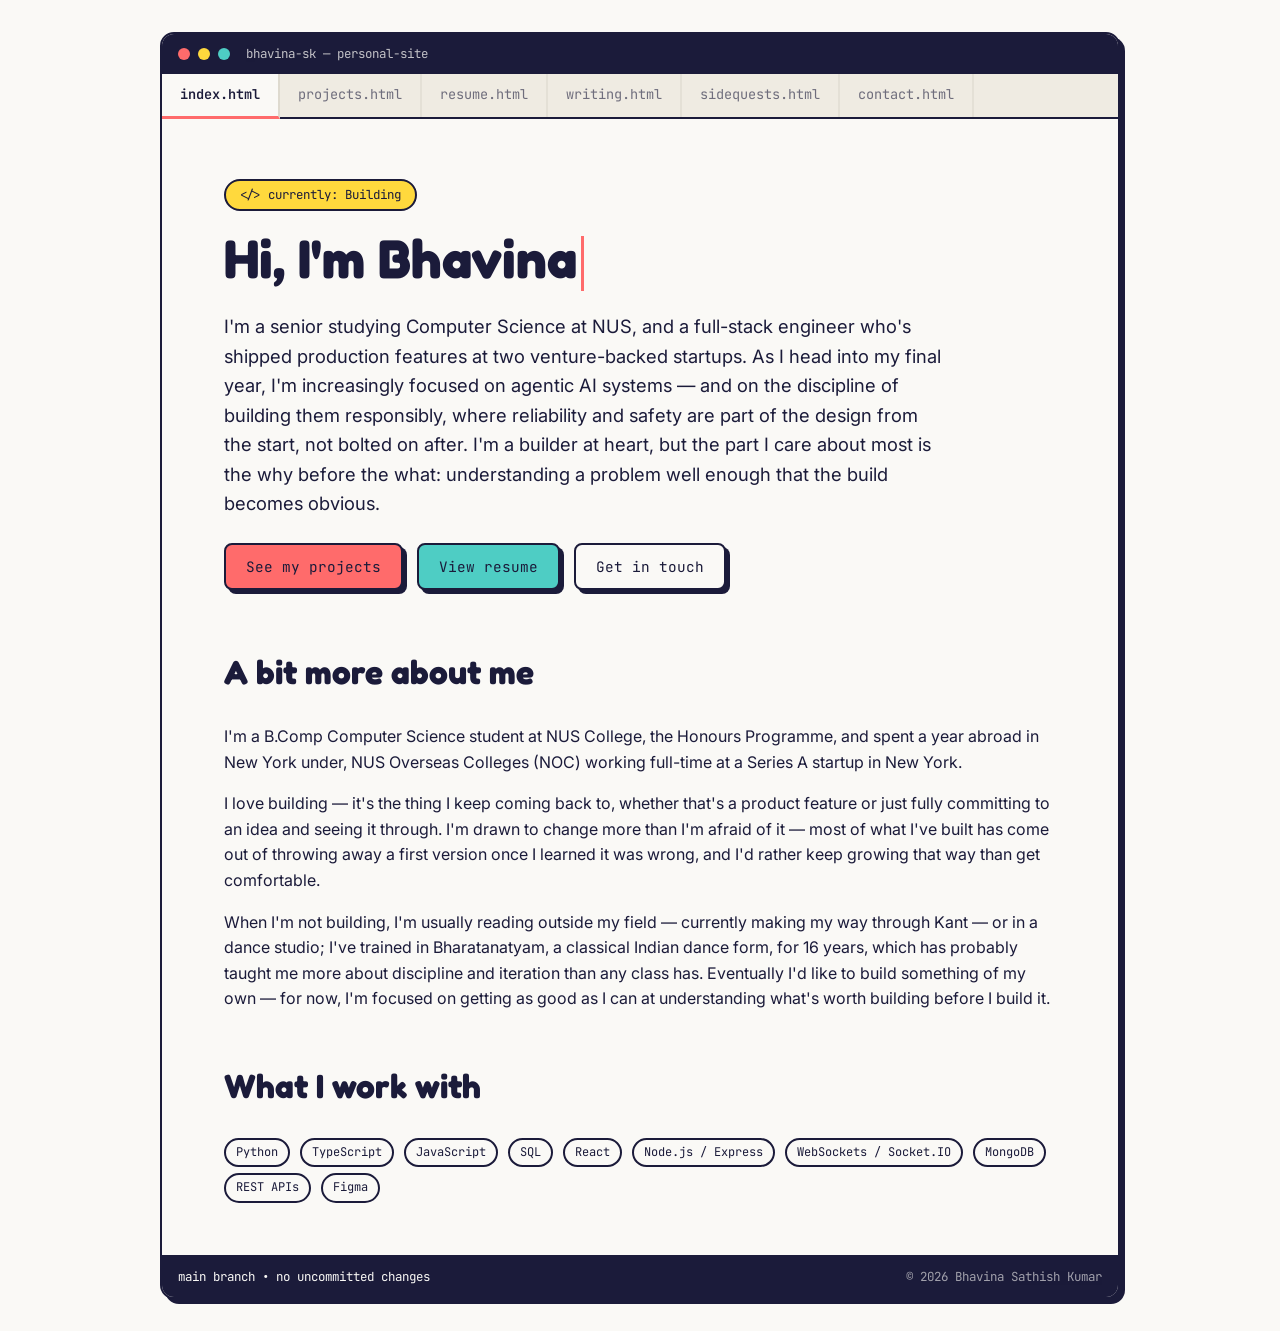
<file: index.html>
<!DOCTYPE html>
<html lang="en">
<head>
<meta charset="UTF-8">
<meta name="viewport" content="width=device-width, initial-scale=1.0">
<title>Bhavina Sathish Kumar</title>
<meta name="description" content="Personal site of Bhavina Sathish Kumar, full-stack engineer and CS student at NUS.">
<link rel="preconnect" href="https://fonts.googleapis.com">
<link href="https://fonts.googleapis.com/css2?family=Fredoka:wght@500;600;700&family=Inter:wght@400;500;600&family=JetBrains+Mono:wght@400;500&display=swap" rel="stylesheet">
<link rel="stylesheet" href="style.css">
</head>
<body>

<div class="editor">
  <div class="titlebar">
    <span class="dot red"></span>
    <span class="dot yellow"></span>
    <span class="dot green"></span>
    <span class="titlebar-label">bhavina-sk — personal-site</span>
  </div>

  <nav class="tabs">
    <a href="index.html" class="active">index.html</a>
    <a href="projects.html">projects.html</a>
    <a href="resume.html">resume.html</a>
    <a href="writing.html">writing.html</a>
    <a href="sidequests.html">sidequests.html</a>
    <a href="contact.html">contact.html</a>
  </nav>

  <main>
    <div class="wrap">

      <section class="hero">
        <span class="eyebrow">&lt;/&gt; currently: Building</span>
        <h1>Hi, I'm Bhavina<span class="cursor" aria-hidden="true"></span></h1>
        <p class="lede">
          I'm a senior studying Computer Science at NUS, and a full-stack engineer who's shipped production features at two venture-backed startups. As I head into my final year, I'm increasingly focused on agentic AI systems — and on the discipline of building them responsibly, where reliability and safety are part of the design from the start, not bolted on after. I'm a builder at heart, but the part I care about most is the why before the what: understanding a problem well enough that the build becomes obvious.
        <div class="btn-row">
          <a class="btn" href="projects.html">See my projects</a>
          <a class="btn alt" href="resume.html">View resume</a>
          <a class="btn ghost" href="contact.html">Get in touch</a>
        </div>
      </section>

      <div class="section-head">
        <h2>A bit more about me</h2>
      </div>
      <p>
        I'm a B.Comp Computer Science student at NUS College, the Honours
        Programme, and spent a year abroad in New York under, NUS Overseas Colleges (NOC)
        working full-time at a Series A startup in New York.
      <p>
       I love building — it's the thing I keep coming back to, whether that's a product feature or just fully committing to an idea and seeing it through. 
       I'm drawn to change more than I'm afraid of it — most of what I've built has come out of throwing away a first version once I learned it was wrong, and I'd rather keep growing that way than get comfortable.
       </p>
<p>
        When I'm not building, I'm usually reading outside my field — currently making my way through Kant — or in a dance studio; I've trained in Bharatanatyam, a classical Indian dance form, for 16 years, which has probably taught me more about discipline and iteration than any class has. Eventually I'd like to build something of my own — for now, I'm focused on getting as good as I can at understanding what's worth building before I build it.
      </p>

      <div class="section-head">
        <h2>What I work with</h2>
      </div>
      <div class="skill-group">
        <div>
          <span class="pill">Python</span>
          <span class="pill">TypeScript</span>
          <span class="pill">JavaScript</span>
          <span class="pill">SQL</span>
          <span class="pill">React</span>
          <span class="pill">Node.js / Express</span>
          <span class="pill">WebSockets / Socket.IO</span>
          <span class="pill">MongoDB</span>
          <span class="pill">REST APIs</span>
          <span class="pill">Figma</span>
        </div>
      </div>

    </div>
  </main>

  <footer class="statusbar">
    <span>main branch • no uncommitted changes</span>
    <span class="dim">&copy; <span data-year></span> Bhavina Sathish Kumar</span>
  </footer>
</div>

<script src="script.js"></script>
</body>
</html>
</file>
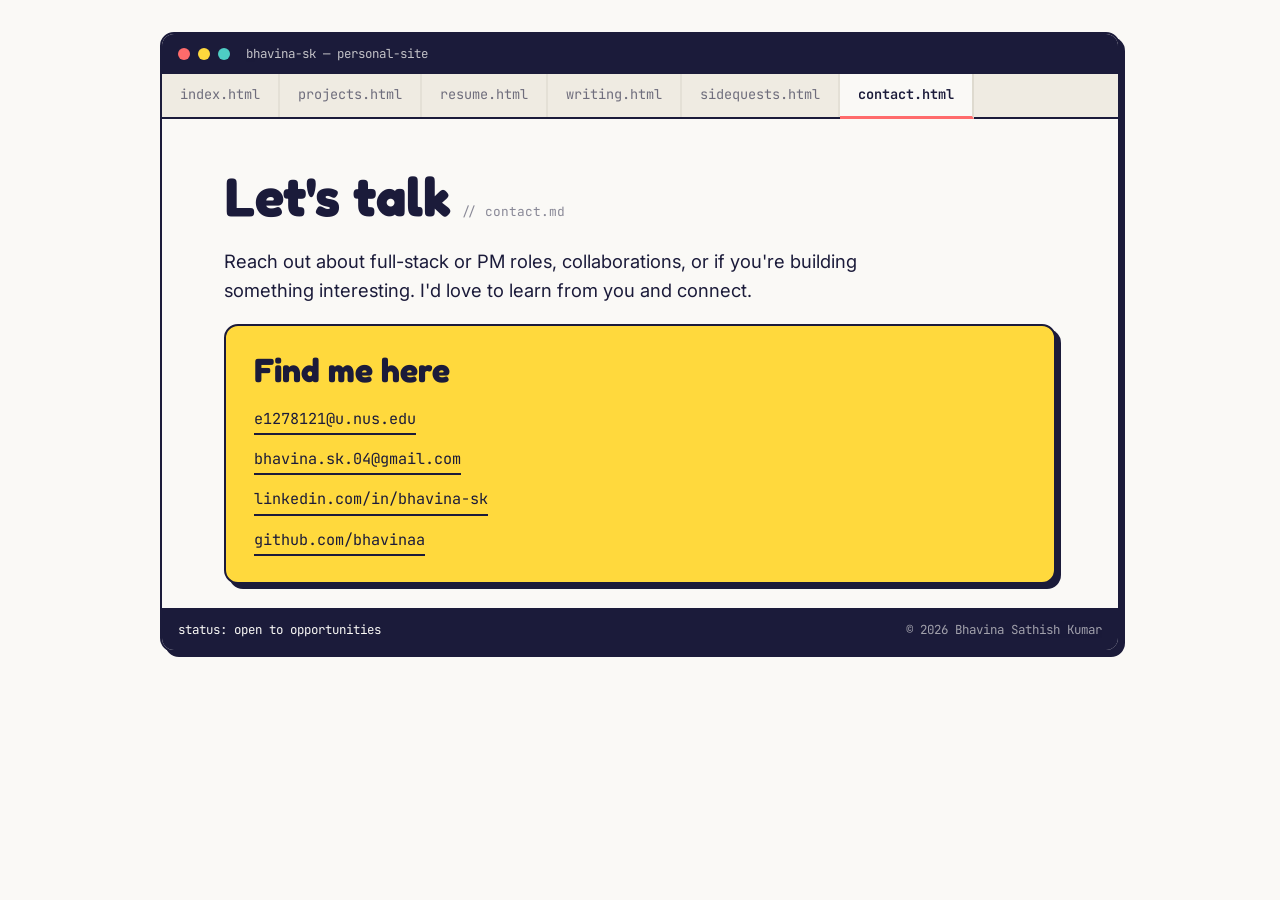
<file: contact.html>
<!DOCTYPE html>
<html lang="en">
<head>
<meta charset="UTF-8">
<meta name="viewport" content="width=device-width, initial-scale=1.0">
<title>Contact — Bhavina Sathish Kumar</title>
<meta name="description" content="Get in touch with Bhavina Sathish Kumar.">
<link rel="preconnect" href="https://fonts.googleapis.com">
<link href="https://fonts.googleapis.com/css2?family=Fredoka:wght@500;600;700&family=Inter:wght@400;500;600&family=JetBrains+Mono:wght@400;500&display=swap" rel="stylesheet">
<link rel="stylesheet" href="style.css">
</head>
<body>

<div class="editor">
  <div class="titlebar">
    <span class="dot red"></span>
    <span class="dot yellow"></span>
    <span class="dot green"></span>
    <span class="titlebar-label">bhavina-sk — personal-site</span>
  </div>

  <nav class="tabs">
    <a href="index.html">index.html</a>
    <a href="projects.html">projects.html</a>
    <a href="resume.html">resume.html</a>
    <a href="writing.html">writing.html</a>
    <a href="sidequests.html">sidequests.html</a>
    <a href="contact.html" class="active">contact.html</a>
  </nav>

  <main>
    <div class="wrap">

      <div class="section-head" style="margin-top:0;">
        <h1 style="margin:0;">Let's talk</h1>
        <span class="tag">// contact.md</span>
      </div>
      <p class="lede">
        Reach out about full-stack or PM roles, collaborations, or if you're building something interesting. I'd love to learn from you and connect.
      </p>

      <div class="contact-card">
        <h2 style="margin:0;">Find me here</h2>
        <div class="contact-links">
          <a href="mailto:e1278121@u.nus.edu">e1278121@u.nus.edu</a>
          <a href="personal-email">bhavina.sk.04@gmail.com</a>
          <a href="https://linkedin.com/in/bhavina-sk">linkedin.com/in/bhavina-sk</a>
          <a href="https://github.com/bhavinaa">github.com/bhavinaa</a>
        </div>
      </div>

    </div>
  </main>

  <footer class="statusbar">
    <span>status: open to opportunities</span>
    <span class="dim">&copy; <span data-year></span> Bhavina Sathish Kumar</span>
  </footer>
</div>

<script src="script.js"></script>
</body>
</html>
</file>
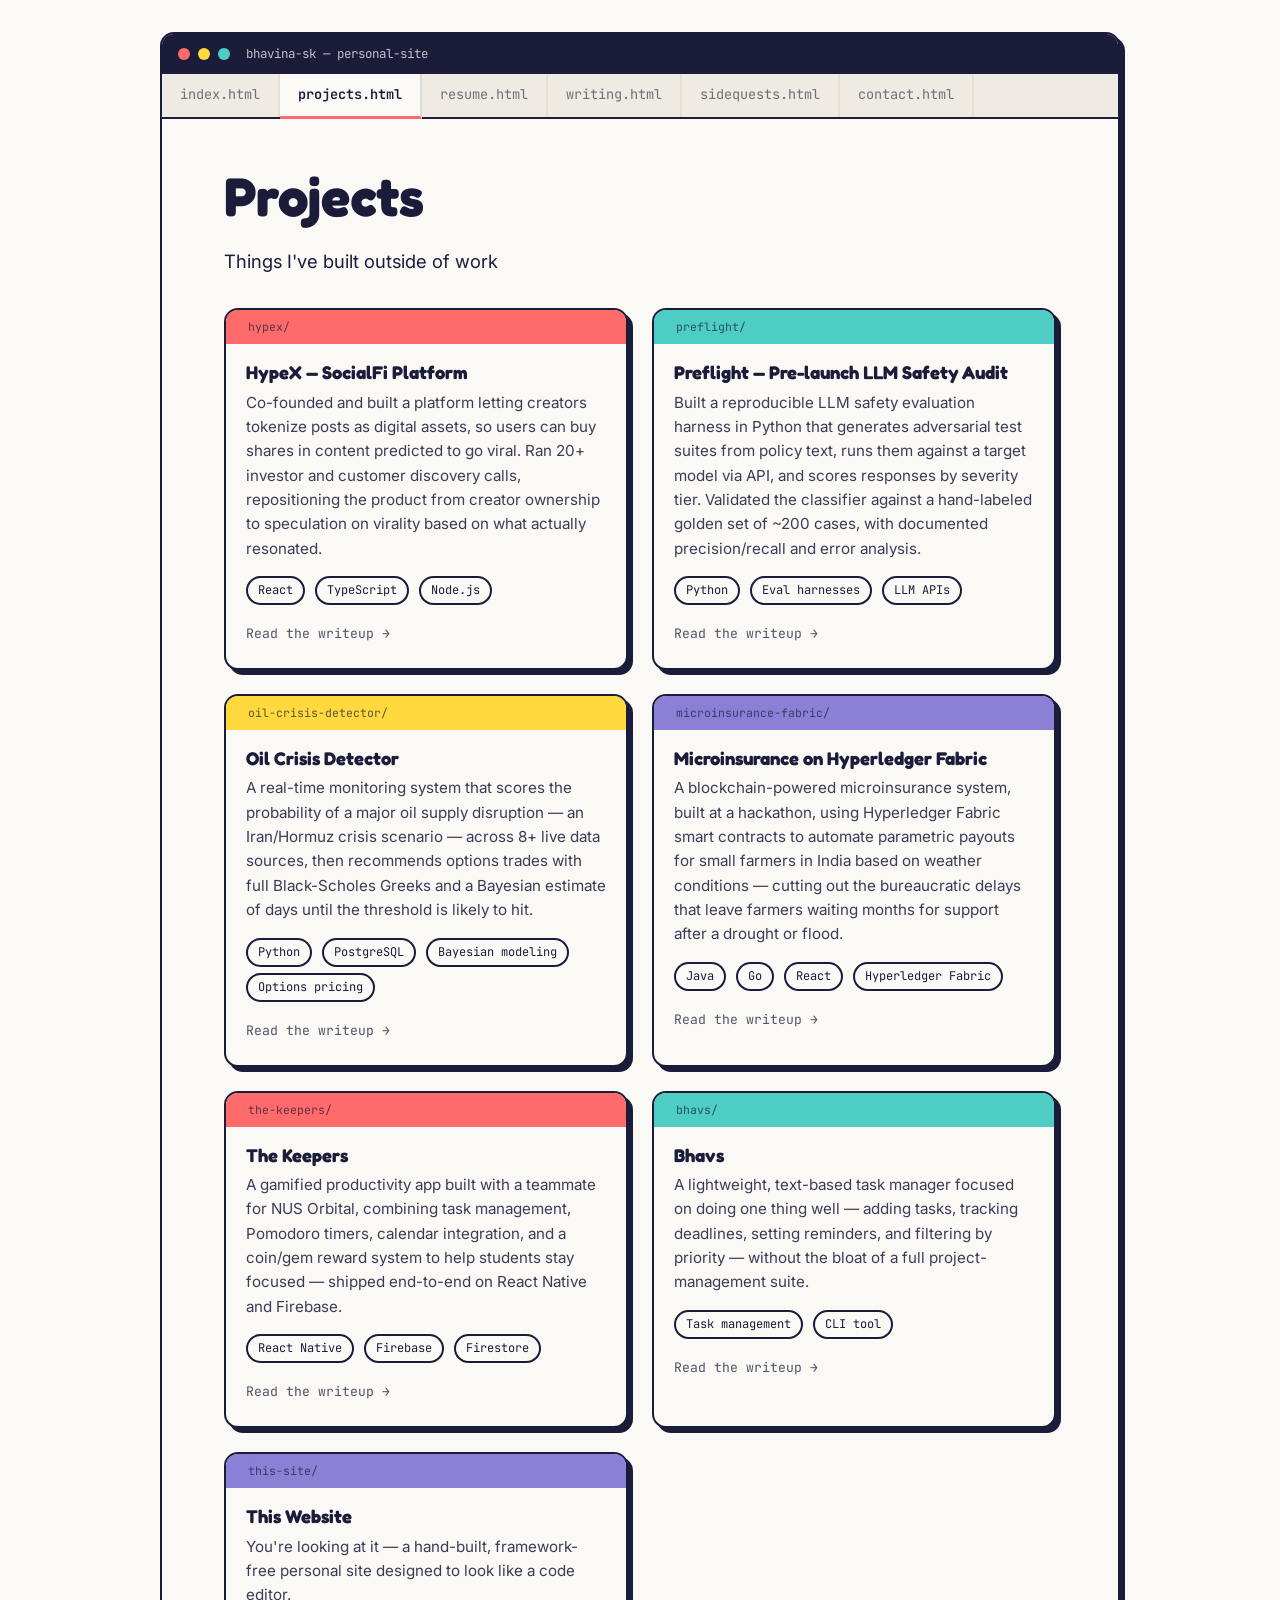
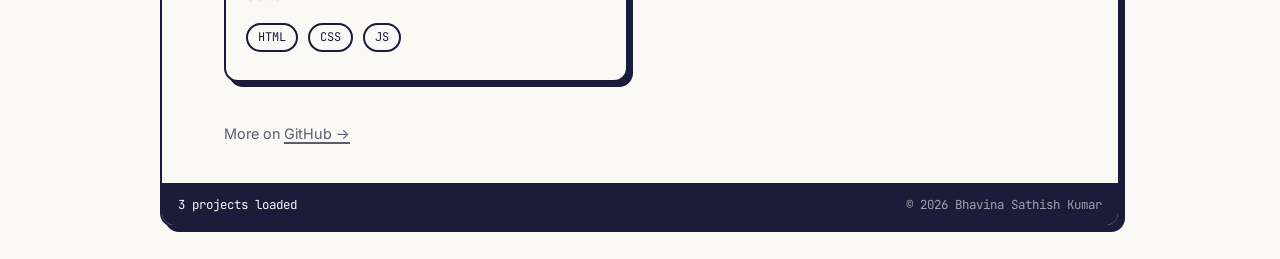
<file: projects.html>
<!DOCTYPE html>
<html lang="en">
<head>
<meta charset="UTF-8">
<meta name="viewport" content="width=device-width, initial-scale=1.0">
<title>Projects — Bhavina Sathish Kumar</title>
<meta name="description" content="Projects by Bhavina Sathish Kumar, CS student and full-stack engineer.">
<link rel="preconnect" href="https://fonts.googleapis.com">
<link href="https://fonts.googleapis.com/css2?family=Fredoka:wght@500;600;700&family=Inter:wght@400;500;600&family=JetBrains+Mono:wght@400;500&display=swap" rel="stylesheet">
<link rel="stylesheet" href="style.css">
</head>
<body>

<div class="editor">
  <div class="titlebar">
    <span class="dot red"></span>
    <span class="dot yellow"></span>
    <span class="dot green"></span>
    <span class="titlebar-label">bhavina-sk — personal-site</span>
  </div>

  <nav class="tabs">
    <a href="index.html">index.html</a>
    <a href="projects.html" class="active">projects.html</a>
    <a href="resume.html">resume.html</a>
    <a href="writing.html">writing.html</a>
    <a href="sidequests.html">sidequests.html</a>
    <a href="contact.html">contact.html</a>
  </nav>

  <main>
    <div class="wrap">

      <div class="section-head" style="margin-top:0;">
        <h1 style="margin:0;">Projects</h1>
      </div>
      <p class="lede">Things I've built outside of work</p>

      <div class="grid" style="margin-top: 32px;">

        <a class="card card-accent-coral" href="projects/hypex.html">
          <div class="titlebar">
            <span class="titlebar-label">hypex/</span>
          </div>
          <div class="card-body">
            <h3>HypeX — SocialFi Platform</h3>
            <p>
              Co-founded and built a platform letting creators tokenize posts as
              digital assets, so users can buy shares in content predicted to go
              viral. Ran 20+ investor and customer discovery calls, repositioning
              the product from creator ownership to speculation on virality based
              on what actually resonated.
            </p>
            <div class="stack">
              <span class="pill">React</span>
              <span class="pill">TypeScript</span>
              <span class="pill">Node.js</span>
            </div>
            <span class="read-more">Read the writeup →</span>
          </div>
        </a>

        <a class="card card-accent-teal" href="projects/preflight.html">
          <div class="titlebar">
            <span class="titlebar-label">preflight/</span>
          </div>
          <div class="card-body">
            <h3>Preflight — Pre-launch LLM Safety Audit</h3>
            <p>
              Built a reproducible LLM safety evaluation harness in Python that
              generates adversarial test suites from policy text, runs them
              against a target model via API, and scores responses by severity
              tier. Validated the classifier against a hand-labeled golden set
              of ~200 cases, with documented precision/recall and error analysis.
            </p>
            <div class="stack">
              <span class="pill">Python</span>
              <span class="pill">Eval harnesses</span>
              <span class="pill">LLM APIs</span>
            </div>
            <span class="read-more">Read the writeup →</span>
          </div>
        </a>

        <a class="card card-accent-sun" href="projects/oil-crisis-detector.html">
          <div class="titlebar">
            <span class="titlebar-label">oil-crisis-detector/</span>
          </div>
          <div class="card-body">
            <h3>Oil Crisis Detector</h3>
            <p>
              A real-time monitoring system that scores the probability of a
              major oil supply disruption — an Iran/Hormuz crisis scenario —
              across 8+ live data sources, then recommends options trades
              with full Black-Scholes Greeks and a Bayesian estimate of days
              until the threshold is likely to hit.
            </p>
            <div class="stack">
              <span class="pill">Python</span>
              <span class="pill">PostgreSQL</span>
              <span class="pill">Bayesian modeling</span>
              <span class="pill">Options pricing</span>
            </div>
            <span class="read-more">Read the writeup →</span>
          </div>
        </a>

        <a class="card card-accent-grape" href="projects/microinsurance-fabric.html">
          <div class="titlebar">
            <span class="titlebar-label">microinsurance-fabric/</span>
          </div>
          <div class="card-body">
            <h3>Microinsurance on Hyperledger Fabric</h3>
            <p>
              A blockchain-powered microinsurance system, built at a
              hackathon, using Hyperledger Fabric smart contracts to
              automate parametric payouts for small farmers in India based
              on weather conditions — cutting out the bureaucratic delays
              that leave farmers waiting months for support after a
              drought or flood.
            </p>
            <div class="stack">
              <span class="pill">Java</span>
              <span class="pill">Go</span>
              <span class="pill">React</span>
              <span class="pill">Hyperledger Fabric</span>
            </div>
            <span class="read-more">Read the writeup →</span>
          </div>
        </a>

        <a class="card card-accent-coral" href="projects/the-keepers.html">
          <div class="titlebar">
            <span class="titlebar-label">the-keepers/</span>
          </div>
          <div class="card-body">
            <h3>The Keepers</h3>
            <p>
              A gamified productivity app built with a teammate for NUS
              Orbital, combining task management, Pomodoro timers, calendar
              integration, and a coin/gem reward system to help students
              stay focused — shipped end-to-end on React Native and
              Firebase.
            </p>
            <div class="stack">
              <span class="pill">React Native</span>
              <span class="pill">Firebase</span>
              <span class="pill">Firestore</span>
            </div>
            <span class="read-more">Read the writeup →</span>
          </div>
        </a>

        <a class="card card-accent-teal" href="projects/bhavs.html">
          <div class="titlebar">
            <span class="titlebar-label">bhavs/</span>
          </div>
          <div class="card-body">
            <h3>Bhavs</h3>
            <p>
              A lightweight, text-based task manager focused on doing one
              thing well — adding tasks, tracking deadlines, setting
              reminders, and filtering by priority — without the bloat of
              a full project-management suite.
            </p>
            <div class="stack">
              <span class="pill">Task management</span>
              <span class="pill">CLI tool</span>
            </div>
            <span class="read-more">Read the writeup →</span>
          </div>
        </a>

        <div class="card card-accent-grape">
          <div class="titlebar">
            <span class="titlebar-label">this-site/</span>
          </div>
          <div class="card-body">
            <h3>This Website</h3>
            <p>
              You're looking at it — a hand-built, framework-free personal site
              designed to look like a code editor.
            </p>
            <div class="stack">
              <span class="pill">HTML</span>
              <span class="pill">CSS</span>
              <span class="pill">JS</span>
            </div>
          </div>
        </div>

      </div>

      <p style="margin-top: 40px; font-size: 0.9rem; opacity: 0.7;">
        More on <a href="https://github.com/bhavinaa" style="border-bottom: 2px solid var(--ink); text-decoration: none;">GitHub →</a>
      </p>

    </div>
  </main>

  <footer class="statusbar">
    <span>3 projects loaded</span>
    <span class="dim">&copy; <span data-year></span> Bhavina Sathish Kumar</span>
  </footer>
</div>

<script src="script.js"></script>
</body>
</html>
</file>
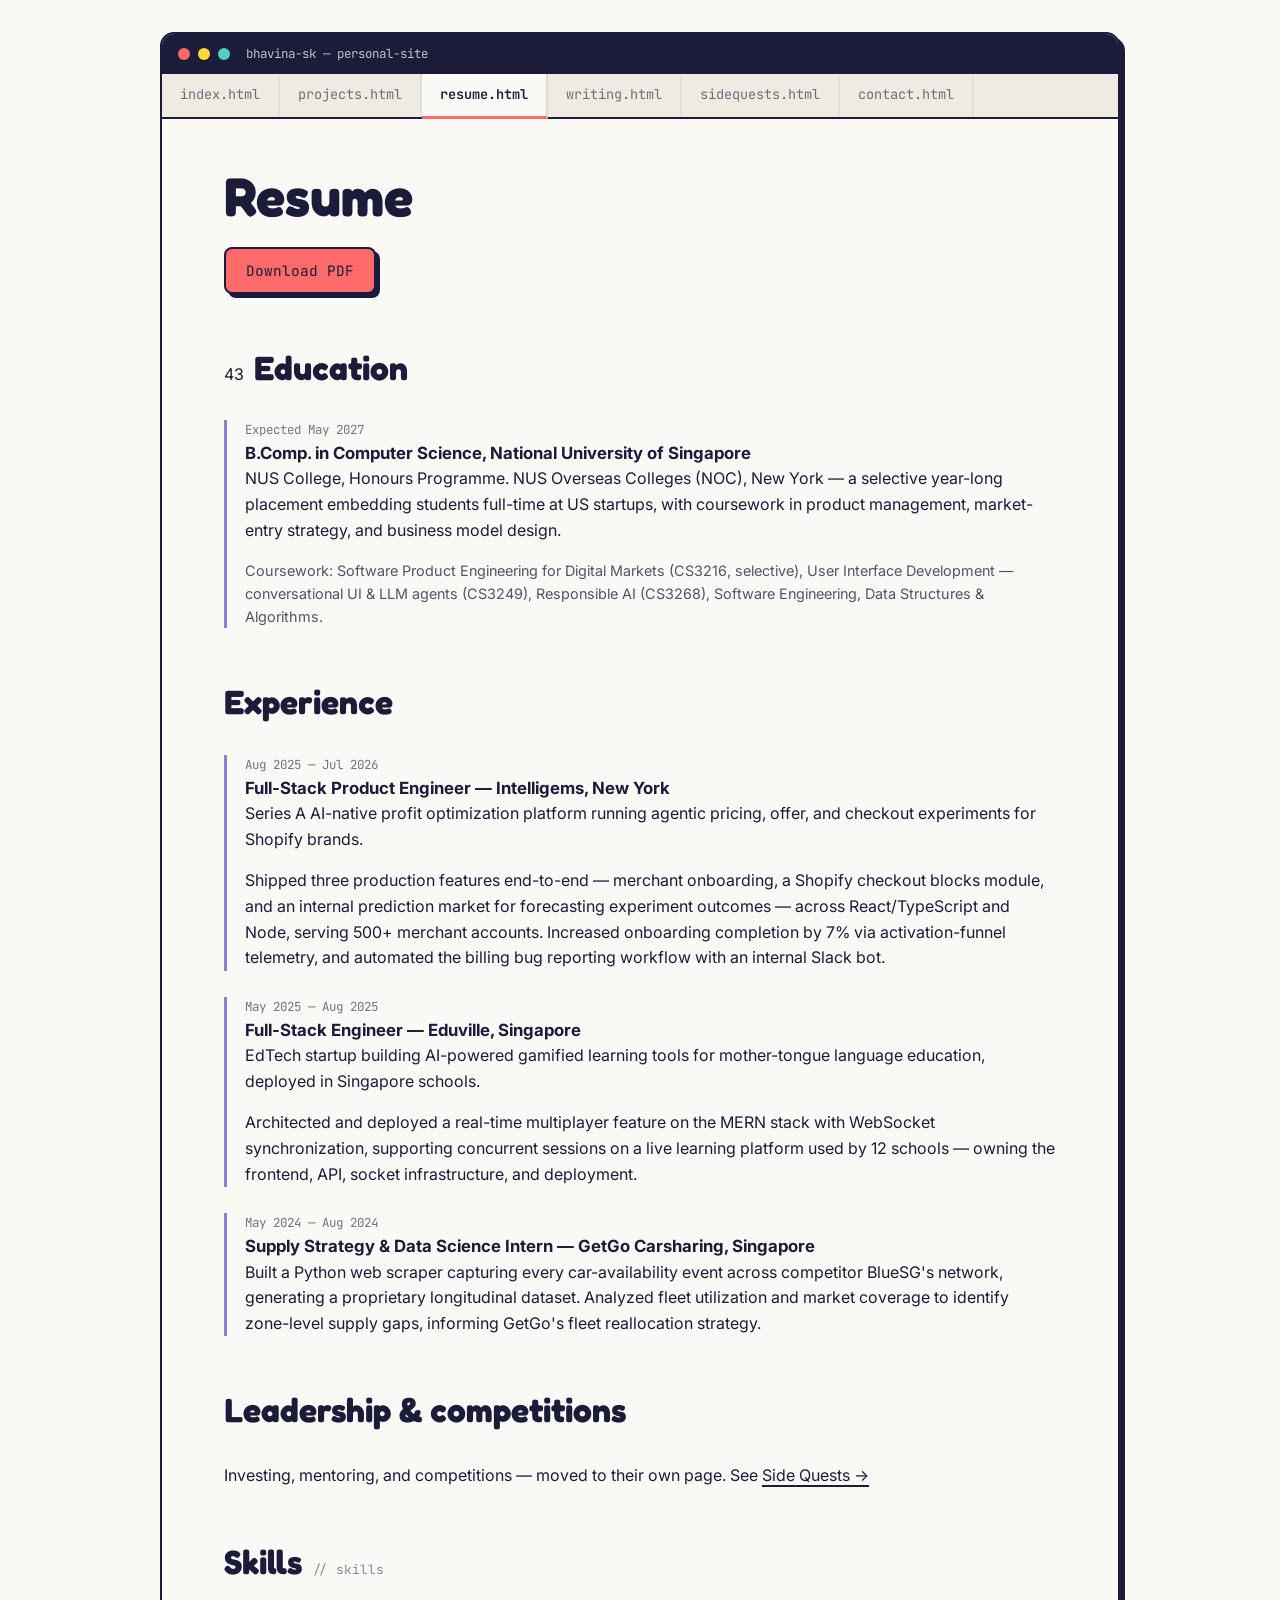
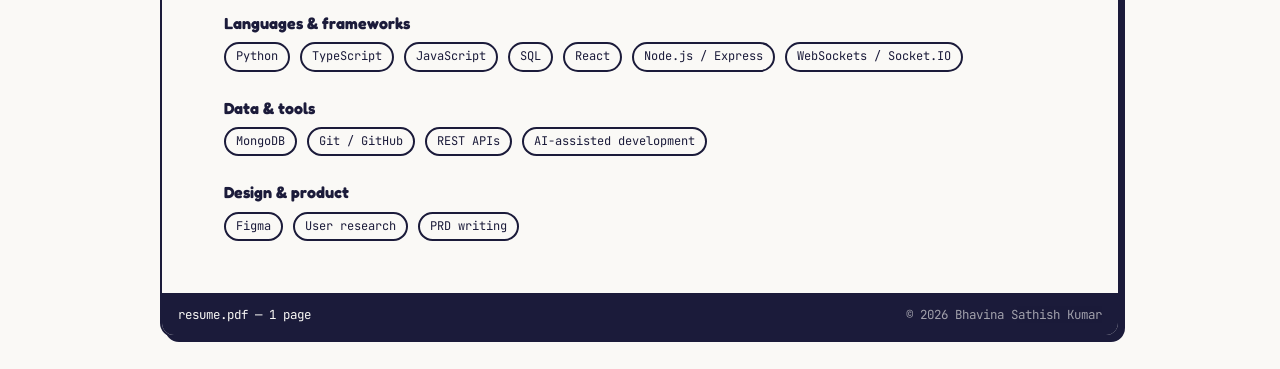
<file: resume.html>
<!DOCTYPE html>
<html lang="en">
<head>
<meta charset="UTF-8">
<meta name="viewport" content="width=device-width, initial-scale=1.0">
<title>Resume — Bhavina Sathish Kumar</title>
<meta name="description" content="Resume and background of Bhavina Sathish Kumar, CS student and full-stack engineer.">
<link rel="preconnect" href="https://fonts.googleapis.com">
<link href="https://fonts.googleapis.com/css2?family=Fredoka:wght@500;600;700&family=Inter:wght@400;500;600&family=JetBrains+Mono:wght@400;500&display=swap" rel="stylesheet">
<link rel="stylesheet" href="style.css">
</head>
<body>

<div class="editor">
  <div class="titlebar">
    <span class="dot red"></span>
    <span class="dot yellow"></span>
    <span class="dot green"></span>
    <span class="titlebar-label">bhavina-sk — personal-site</span>
  </div>

  <nav class="tabs">
    <a href="index.html">index.html</a>
    <a href="projects.html">projects.html</a>
    <a href="resume.html" class="active">resume.html</a>
    <a href="writing.html">writing.html</a>
    <a href="sidequests.html">sidequests.html</a>
    <a href="contact.html">contact.html</a>
  </nav>

  <main>
    <div class="wrap">

      <div class="section-head" style="margin-top:0;">
        <h1 style="margin:0;">Resume</h1>
        
      </div>
      <div class="btn-row" style="margin-top: 0;">
        <a class="btn"  href="resume.pdf" download>Download PDF</a>
      </div>

      <div class="section-head">43
        <h2>Education</h2>
        
      </div>
      <div class="timeline-item">
        <div class="when">Expected May 2027</div>
        <h3 style="font-family: var(--font-body); font-size: 1.05rem; margin: 4px 0;">
          B.Comp. in Computer Science, National University of Singapore
        </h3>
        <p>NUS College, Honours Programme. NUS Overseas Colleges (NOC), New York —
          a selective year-long placement embedding students full-time at US
          startups, with coursework in product management, market-entry
          strategy, and business model design.</p>
        <p style="font-size: 0.9rem; opacity: 0.75;">
          Coursework: Software Product Engineering for Digital Markets (CS3216,
          selective), User Interface Development — conversational UI & LLM
          agents (CS3249), Responsible AI (CS3268), Software Engineering, Data
          Structures & Algorithms.
        </p>
      </div>

      <div class="section-head">
        <h2>Experience</h2>
       
      </div>

      <div class="timeline-item">
        <div class="when">Aug 2025 — Jul 2026</div>
        <h3 style="font-family: var(--font-body); font-size: 1.05rem; margin: 4px 0;">
          Full-Stack Product Engineer — Intelligems, New York
        </h3>
        <p>Series A AI-native profit optimization platform running agentic
          pricing, offer, and checkout experiments for Shopify brands.</p>
        <p>Shipped three production features end-to-end — merchant onboarding,
          a Shopify checkout blocks module, and an internal prediction market
          for forecasting experiment outcomes — across React/TypeScript and
          Node, serving 500+ merchant accounts. Increased onboarding completion
          by 7% via activation-funnel telemetry, and automated the billing bug
          reporting workflow with an internal Slack bot.</p>
      </div>

      <div class="timeline-item">
        <div class="when">May 2025 — Aug 2025</div>
        <h3 style="font-family: var(--font-body); font-size: 1.05rem; margin: 4px 0;">
          Full-Stack Engineer — Eduville, Singapore
        </h3>
        <p>EdTech startup building AI-powered gamified learning tools for
          mother-tongue language education, deployed in Singapore schools.</p>
        <p>Architected and deployed a real-time multiplayer feature on the MERN
          stack with WebSocket synchronization, supporting concurrent sessions
          on a live learning platform used by 12 schools — owning the frontend,
          API, socket infrastructure, and deployment.</p>
      </div>

      <div class="timeline-item">
        <div class="when">May 2024 — Aug 2024</div>
        <h3 style="font-family: var(--font-body); font-size: 1.05rem; margin: 4px 0;">
          Supply Strategy & Data Science Intern — GetGo Carsharing, Singapore
        </h3>
        <p>Built a Python web scraper capturing every car-availability event
          across competitor BlueSG's network, generating a proprietary
          longitudinal dataset. Analyzed fleet utilization and market coverage
          to identify zone-level supply gaps, informing GetGo's fleet
          reallocation strategy.</p>
      </div>

      <div class="section-head">
        <h2>Leadership & competitions</h2>
        
      </div>
      <p>
        Investing, mentoring, and competitions — moved to their own page.
        See <a href="sidequests.html" style="border-bottom: 2px solid var(--ink); text-decoration: none;">Side Quests →</a>
      </p>

      <div class="section-head">
        <h2>Skills</h2>
        <span class="tag">// skills</span>
      </div>
      <div class="skill-group">
        <h3>Languages & frameworks</h3>
        <span class="pill">Python</span>
        <span class="pill">TypeScript</span>
        <span class="pill">JavaScript</span>
        <span class="pill">SQL</span>
        <span class="pill">React</span>
        <span class="pill">Node.js / Express</span>
        <span class="pill">WebSockets / Socket.IO</span>
      </div>
      <div class="skill-group">
        <h3>Data & tools</h3>
        <span class="pill">MongoDB</span>
        <span class="pill">Git / GitHub</span>
        <span class="pill">REST APIs</span>
        <span class="pill">AI-assisted development</span>
      </div>
      <div class="skill-group">
        <h3>Design & product</h3>
        <span class="pill">Figma</span>
        <span class="pill">User research</span>
        <span class="pill">PRD writing</span>
      </div>

    </div>
  </main>

  <footer class="statusbar">
    <span>resume.pdf — 1 page</span>
    <span class="dim">&copy; <span data-year></span> Bhavina Sathish Kumar</span>
  </footer>
</div>

<script src="script.js"></script>
</body>
</html>
</file>
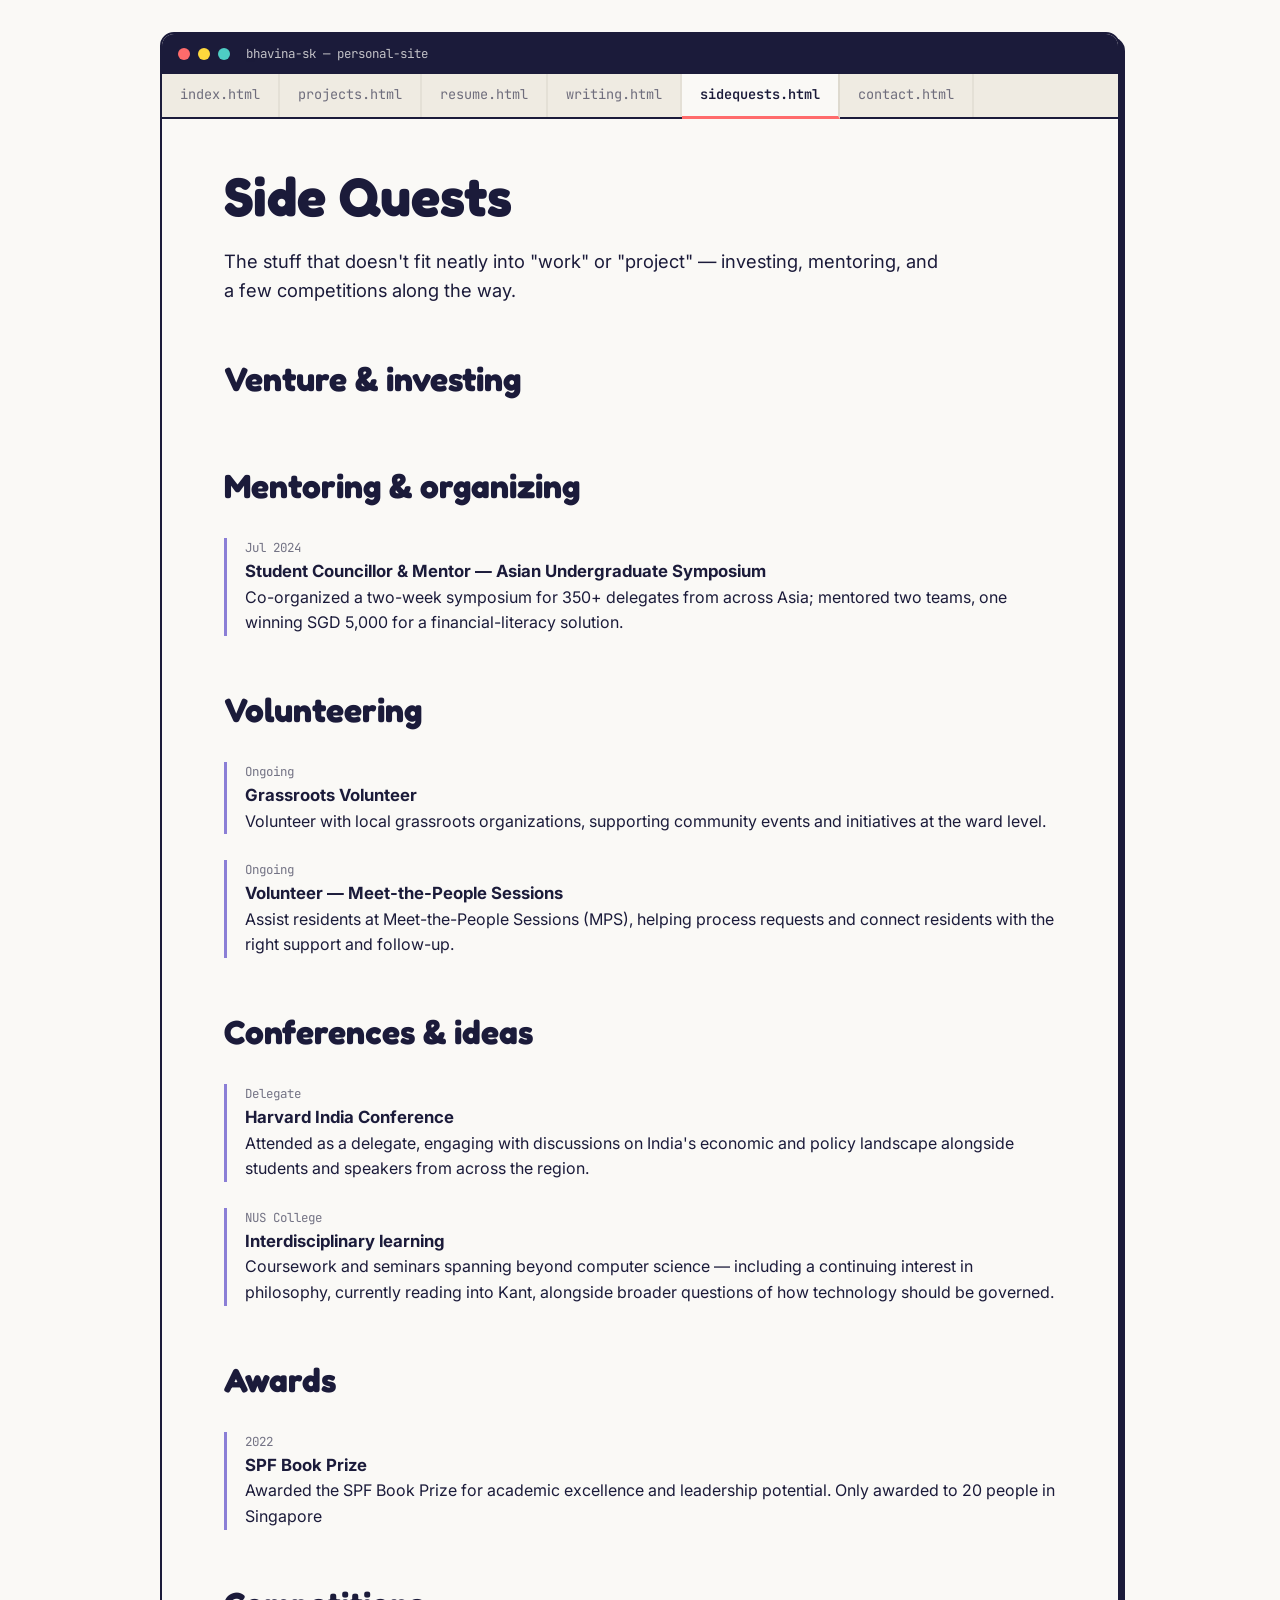
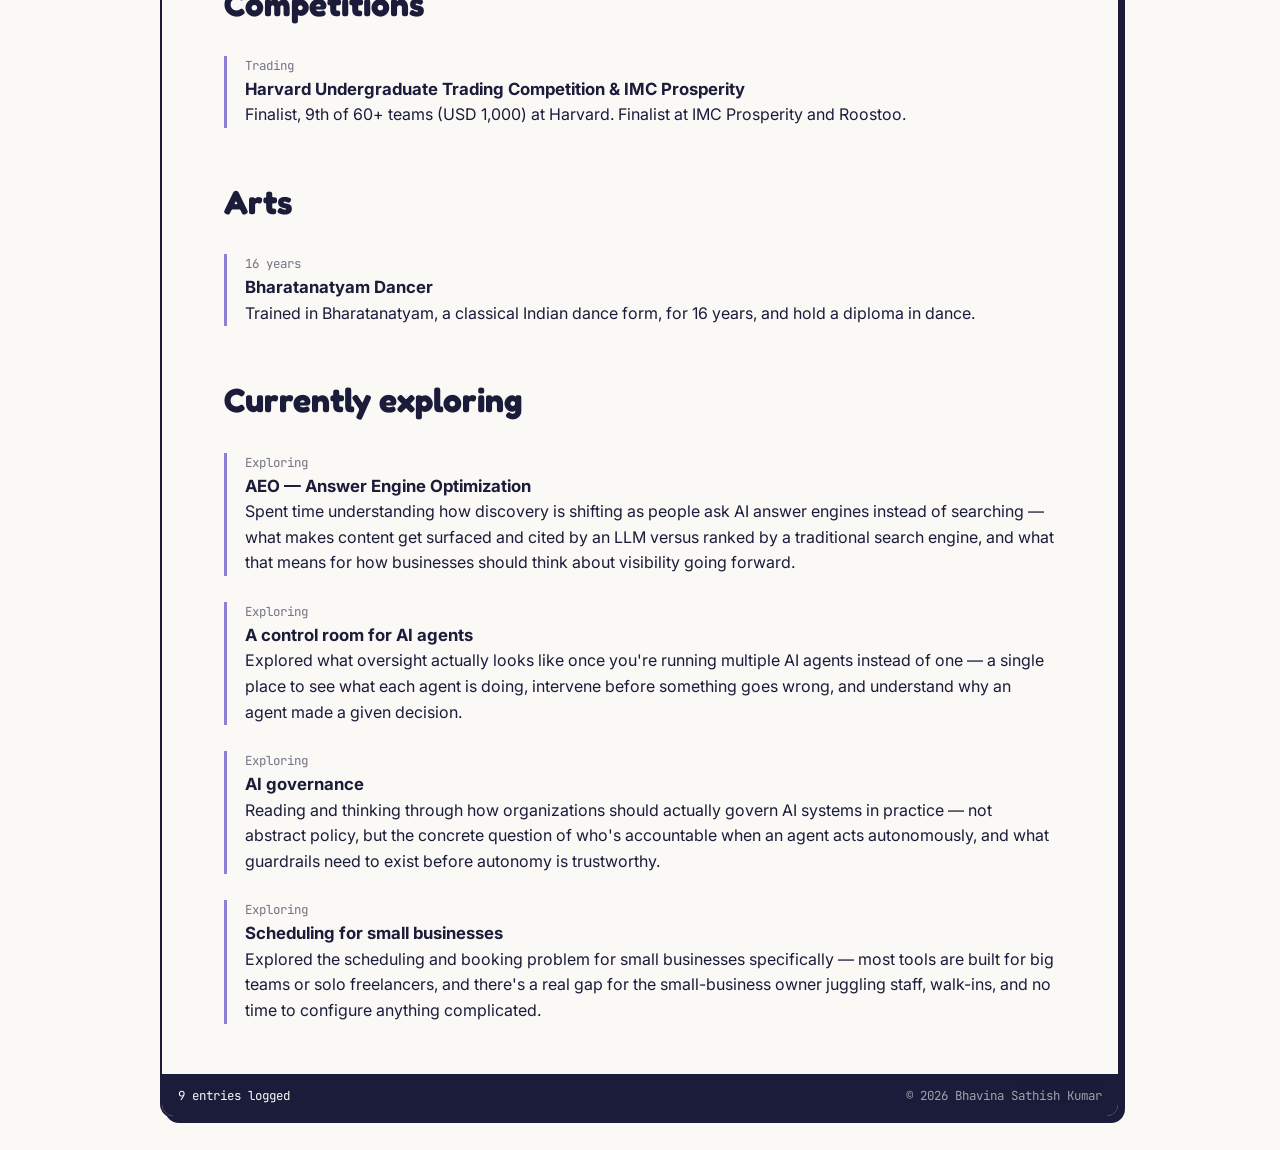
<file: sidequests.html>
<!DOCTYPE html>
<html lang="en">
<head>
<meta charset="UTF-8">
<meta name="viewport" content="width=device-width, initial-scale=1.0">
<title>Side Quests — Bhavina Sathish Kumar</title>
<meta name="description" content="Leadership, competitions, and other experience outside of work and coding projects.">
<link rel="preconnect" href="https://fonts.googleapis.com">
<link href="https://fonts.googleapis.com/css2?family=Fredoka:wght@500;600;700&family=Inter:wght@400;500;600&family=JetBrains+Mono:wght@400;500&display=swap" rel="stylesheet">
<link rel="stylesheet" href="style.css">
</head>
<body>

<div class="editor">
  <div class="titlebar">
    <span class="dot red"></span>
    <span class="dot yellow"></span>
    <span class="dot green"></span>
    <span class="titlebar-label">bhavina-sk — personal-site</span>
  </div>

  <nav class="tabs">
    <a href="index.html">index.html</a>
    <a href="projects.html">projects.html</a>
    <a href="resume.html">resume.html</a>
    <a href="writing.html">writing.html</a>
    <a href="sidequests.html" class="active">sidequests.html</a>
    <a href="contact.html">contact.html</a>
  </nav>

  <main>
    <div class="wrap">

      <div class="section-head" style="margin-top:0;">
        <h1 style="margin:0;">Side Quests</h1>

      </div>
      <p class="lede">
        The stuff that doesn't fit neatly into "work" or "project" — investing,
        mentoring, and a few competitions along the way.
      </p>

      <div class="section-head">
        <h2>Venture & investing</h2>
    
      </div>
      
      <div class="section-head">
        <h2>Mentoring & organizing</h2>
        
      </div>
      <div class="timeline-item">
        <div class="when">Jul 2024</div>
        <h3 style="font-family: var(--font-body); font-size: 1.05rem; margin: 4px 0;">
          Student Councillor & Mentor — Asian Undergraduate Symposium
        </h3>
        <p>Co-organized a two-week symposium for 350+ delegates from across
          Asia; mentored two teams, one winning SGD 5,000 for a
          financial-literacy solution.</p>
      </div>

      <div class="section-head">
        <h2>Volunteering</h2>

      </div>
      <div class="timeline-item">
        <div class="when">Ongoing</div>
        <h3 style="font-family: var(--font-body); font-size: 1.05rem; margin: 4px 0;">
          Grassroots Volunteer
        </h3>
        <p>Volunteer with local grassroots organizations, supporting
          community events and initiatives at the ward level.</p>
      </div>
      <div class="timeline-item">
        <div class="when">Ongoing</div>
        <h3 style="font-family: var(--font-body); font-size: 1.05rem; margin: 4px 0;">
          Volunteer — Meet-the-People Sessions
        </h3>
        <p>Assist residents at Meet-the-People Sessions (MPS), helping
          process requests and connect residents with the right support
          and follow-up.</p>
      </div>

      <div class="section-head">
        <h2>Conferences & ideas</h2>
    
      </div>
      <div class="timeline-item">
        <div class="when">Delegate</div>
        <h3 style="font-family: var(--font-body); font-size: 1.05rem; margin: 4px 0;">
          Harvard India Conference
        </h3>
        <p>Attended as a delegate, engaging with discussions on India's
          economic and policy landscape alongside students and speakers
          from across the region.</p>
      </div>
      <div class="timeline-item">
        <div class="when">NUS College</div>
        <h3 style="font-family: var(--font-body); font-size: 1.05rem; margin: 4px 0;">
          Interdisciplinary learning
        </h3>
        <p>Coursework and seminars spanning beyond computer science —
          including a continuing interest in philosophy, currently reading
          into Kant, alongside broader questions of how technology should
          be governed.</p>
      </div>

      <div class="section-head">
        <h2>Awards</h2>
      </div>
      <div class="timeline-item">
        <div class="when">2022</div>
        <h3 style="font-family: var(--font-body); font-size: 1.05rem; margin: 4px 0;">
          SPF Book Prize
        </h3>
        <p>Awarded the SPF Book Prize for academic excellence and leadership potential. Only awarded to 20 people in Singapore</p>
      </div>

      <div class="section-head">
        <h2>Competitions</h2>

      </div>
      <div class="timeline-item">
        <div class="when">Trading</div>
        <h3 style="font-family: var(--font-body); font-size: 1.05rem; margin: 4px 0;">
          Harvard Undergraduate Trading Competition & IMC Prosperity
        </h3>
        <p>Finalist, 9th of 60+ teams (USD 1,000) at Harvard. Finalist at IMC
          Prosperity and Roostoo.</p>
      </div>

      <div class="section-head">
        <h2>Arts</h2>
       
      </div>
      <div class="timeline-item">
        <div class="when">16 years</div>
        <h3 style="font-family: var(--font-body); font-size: 1.05rem; margin: 4px 0;">
          Bharatanatyam Dancer
        </h3>
        <p>Trained in Bharatanatyam, a classical Indian dance form, for 16
          years, and hold a diploma in dance.</p>
      </div>

      <div class="section-head">
  <h2>Currently exploring</h2>
  
</div>
<div class="timeline-item">
  <div class="when">Exploring</div>
  <h3 style="font-family: var(--font-body); font-size: 1.05rem; margin: 4px 0;">
    AEO — Answer Engine Optimization
  </h3>
  <p>Spent time understanding how discovery is shifting as people ask AI
    answer engines instead of searching — what makes content get surfaced
    and cited by an LLM versus ranked by a traditional search engine, and
    what that means for how businesses should think about visibility
    going forward.</p>
</div>
<div class="timeline-item">
  <div class="when">Exploring</div>
  <h3 style="font-family: var(--font-body); font-size: 1.05rem; margin: 4px 0;">
    A control room for AI agents
  </h3>
  <p>Explored what oversight actually looks like once you're running
    multiple AI agents instead of one — a single place to see what each
    agent is doing, intervene before something goes wrong, and understand
    why an agent made a given decision.</p>
</div>
<div class="timeline-item">
  <div class="when">Exploring</div>
  <h3 style="font-family: var(--font-body); font-size: 1.05rem; margin: 4px 0;">
    AI governance
  </h3>
  <p>Reading and thinking through how organizations should actually govern
    AI systems in practice — not abstract policy, but the concrete
    question of who's accountable when an agent acts autonomously, and
    what guardrails need to exist before autonomy is trustworthy.</p>
</div>
<div class="timeline-item">
  <div class="when">Exploring</div>
  <h3 style="font-family: var(--font-body); font-size: 1.05rem; margin: 4px 0;">
    Scheduling for small businesses
  </h3>
  <p>Explored the scheduling and booking problem for small businesses
    specifically — most tools are built for big teams or solo freelancers,
    and there's a real gap for the small-business owner juggling staff,
    walk-ins, and no time to configure anything complicated.</p>
</div>

    </div>
  </main>

  <footer class="statusbar">
    <span>9 entries logged</span>
    <span class="dim">&copy; <span data-year></span> Bhavina Sathish Kumar</span>
  </footer>
</div>

<script src="script.js"></script>
</body>
</html>
</file>
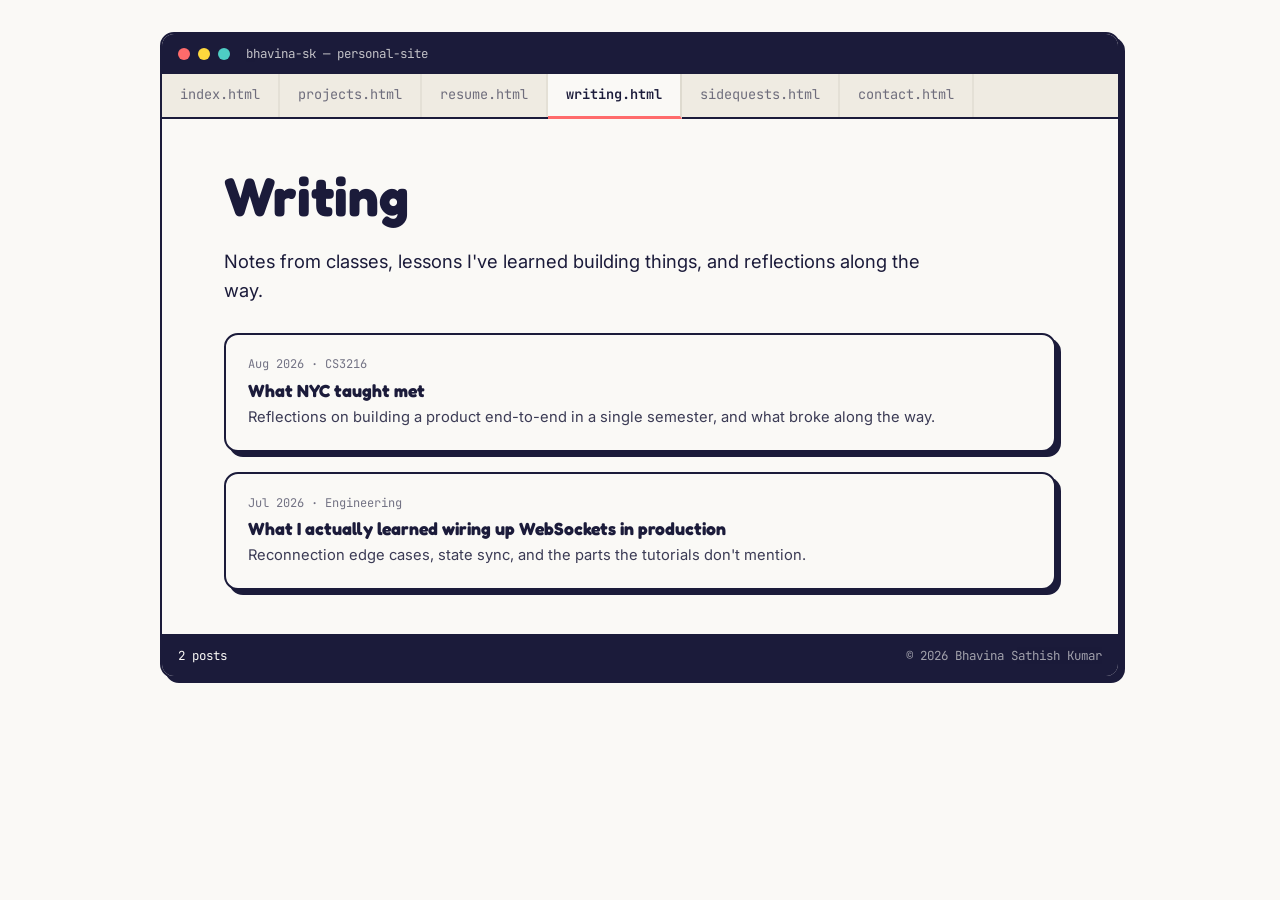
<file: writing.html>
<!DOCTYPE html>
<html lang="en">
<head>
<meta charset="UTF-8">
<meta name="viewport" content="width=device-width, initial-scale=1.0">
<title>Writing — Bhavina Sathish Kumar</title>
<meta name="description" content="Notes, lessons, and reflections from classes and projects by Bhavina Sathish Kumar.">
<link rel="preconnect" href="https://fonts.googleapis.com">
<link href="https://fonts.googleapis.com/css2?family=Fredoka:wght@500;600;700&family=Inter:wght@400;500;600&family=JetBrains+Mono:wght@400;500&display=swap" rel="stylesheet">
<link rel="stylesheet" href="style.css">
</head>
<body>

<div class="editor">
  <div class="titlebar">
    <span class="dot red"></span>
    <span class="dot yellow"></span>
    <span class="dot green"></span>
    <span class="titlebar-label">bhavina-sk — personal-site</span>
  </div>

  <nav class="tabs">
    <a href="index.html">index.html</a>
    <a href="projects.html">projects.html</a>
    <a href="resume.html">resume.html</a>
    <a href="writing.html" class="active">writing.html</a>
    <a href="sidequests.html">sidequests.html</a>
    <a href="contact.html">contact.html</a>
  </nav>

  <main>
    <div class="wrap">

      <div class="section-head" style="margin-top:0;">
        <h1 style="margin:0;">Writing</h1>
      </div>
      <p class="lede">Notes from classes, lessons I've learned building things, and reflections along the way.</p>

      <div class="post-list">

        <a class="post-item" href="writing/nyc-lessons.html">
          <div class="post-meta">Aug 2026 · CS3216</div>
          <h3>What NYC taught met</h3>
          <p>Reflections on building a product end-to-end in a single semester, and what broke along the way.</p>
        </a>

        <a class="post-item" href="writing/websockets-in-prod.html">
          <div class="post-meta">Jul 2026 · Engineering</div>
          <h3>What I actually learned wiring up WebSockets in production</h3>
          <p>Reconnection edge cases, state sync, and the parts the tutorials don't mention.</p>
        </a>

      </div>

    </div>
  </main>

  <footer class="statusbar">
    <span>2 posts</span>
    <span class="dim">&copy; <span data-year></span> Bhavina Sathish Kumar</span>
  </footer>
</div>

<script src="script.js"></script>
</body>
</html>
</file>
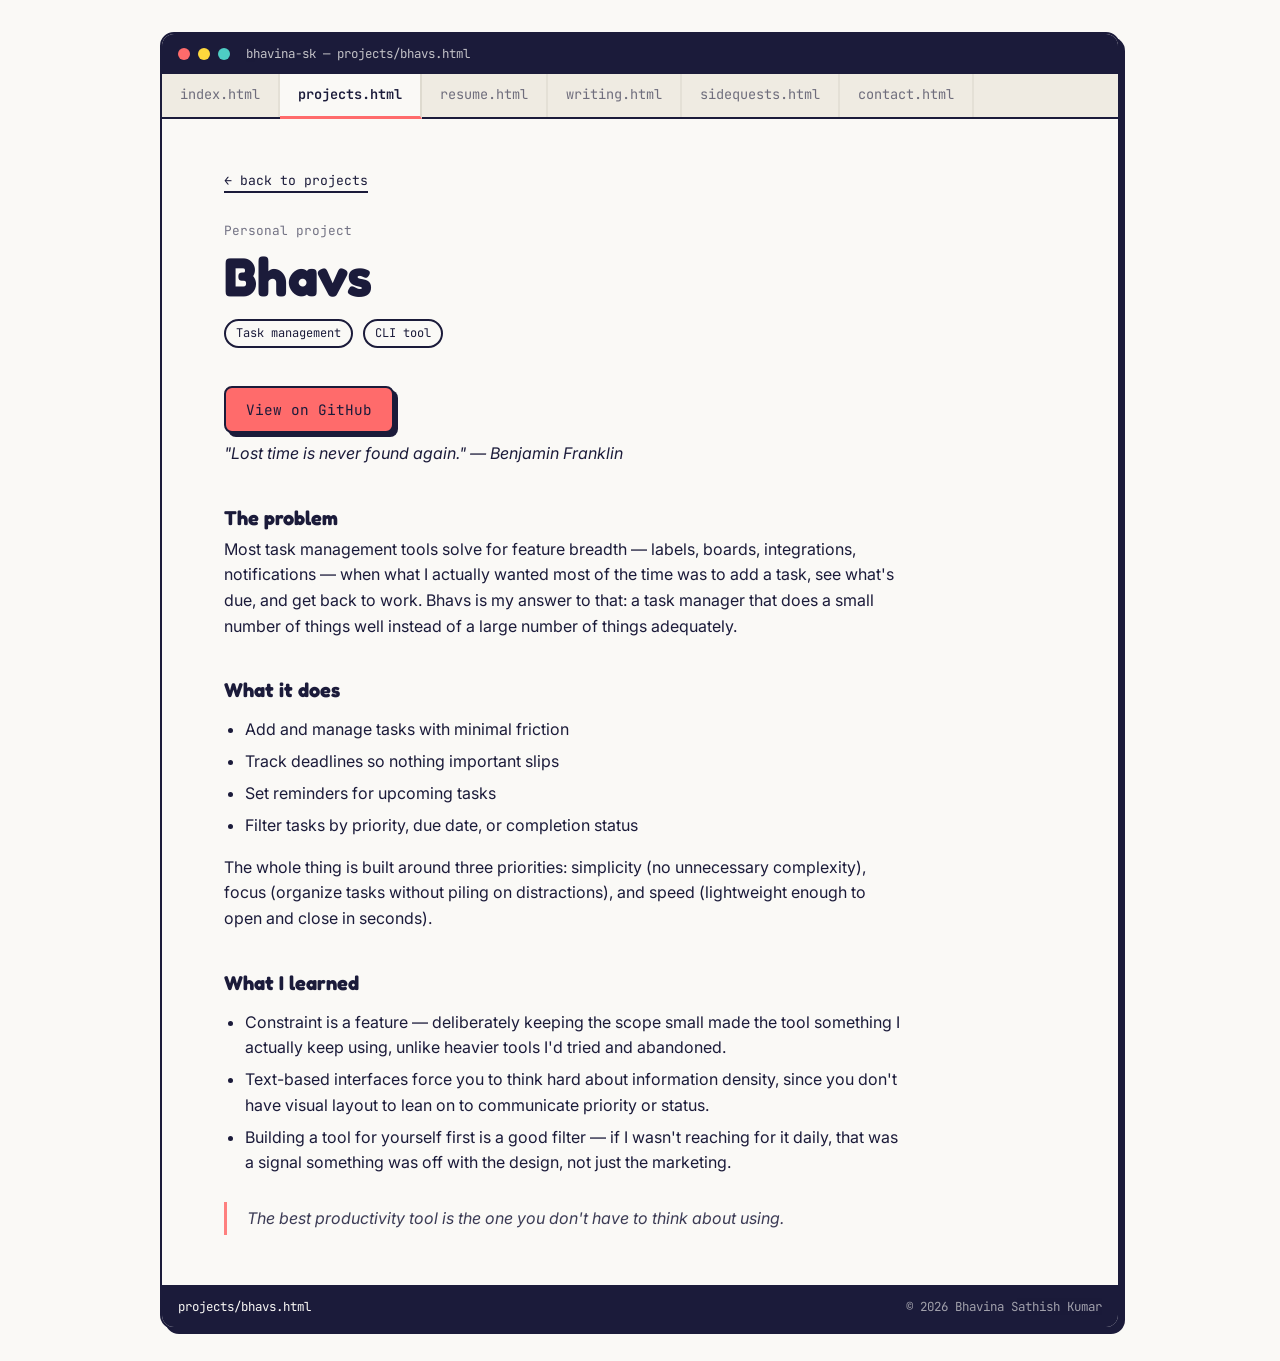
<file: projects/bhavs.html>
<!DOCTYPE html>
<html lang="en">
<head>
<meta charset="UTF-8">
<meta name="viewport" content="width=device-width, initial-scale=1.0">
<title>Bhavs — Bhavina Sathish Kumar</title>
<meta name="description" content="A lightweight, text-based task management tool.">
<link rel="preconnect" href="https://fonts.googleapis.com">
<link href="https://fonts.googleapis.com/css2?family=Fredoka:wght@500;600;700&family=Inter:wght@400;500;600&family=JetBrains+Mono:wght@400;500&display=swap" rel="stylesheet">
<link rel="stylesheet" href="../style.css">
</head>
<body>

<div class="editor">
  <div class="titlebar">
    <span class="dot red"></span>
    <span class="dot yellow"></span>
    <span class="dot green"></span>
    <span class="titlebar-label">bhavina-sk — projects/bhavs.html</span>
  </div>

  <nav class="tabs">
    <a href="../index.html">index.html</a>
    <a href="../projects.html" class="active">projects.html</a>
    <a href="../resume.html">resume.html</a>
    <a href="../writing.html">writing.html</a>
    <a href="../sidequests.html">sidequests.html</a>
    <a href="../contact.html">contact.html</a>
  </nav>

  <main>
    <div class="wrap">

      <a class="back-link" href="../projects.html">&larr; back to projects</a>

      <article class="article">
        <div class="article-meta">Personal project</div>
        <h1>Bhavs</h1>
        <div class="article-tags">
          <span class="pill">Task management</span>
          <span class="pill">CLI tool</span>
        </div>

        <div class="btn-row" style="margin-top: 0; margin-bottom: 8px;">
          <a class="btn" href="https://github.com/bhavinaa/ip">View on GitHub</a>
        </div>

        <div class="article-body">
          <p>
            <em>"Lost time is never found again." — Benjamin Franklin</em>
          </p>

          <h2>The problem</h2>
          <p>
            Most task management tools solve for feature breadth — labels,
            boards, integrations, notifications — when what I actually
            wanted most of the time was to add a task, see what's due, and
            get back to work. Bhavs is my answer to that: a task manager
            that does a small number of things well instead of a large
            number of things adequately.
          </p>

          <h2>What it does</h2>
          <ul>
            <li>Add and manage tasks with minimal friction</li>
            <li>Track deadlines so nothing important slips</li>
            <li>Set reminders for upcoming tasks</li>
            <li>Filter tasks by priority, due date, or completion status</li>
          </ul>
          <p>
            The whole thing is built around three priorities: simplicity
            (no unnecessary complexity), focus (organize tasks without
            piling on distractions), and speed (lightweight enough to open
            and close in seconds).
          </p>

          <h2>What I learned</h2>
          <ul>
            <li>Constraint is a feature — deliberately keeping the scope
              small made the tool something I actually keep using, unlike
              heavier tools I'd tried and abandoned.</li>
            <li>Text-based interfaces force you to think hard about
              information density, since you don't have visual layout to
              lean on to communicate priority or status.</li>
            <li>Building a tool for yourself first is a good filter — if I
              wasn't reaching for it daily, that was a signal something
              was off with the design, not just the marketing.</li>
          </ul>

          <blockquote>
            The best productivity tool is the one you don't have to think
            about using.
          </blockquote>
        </div>
      </article>

    </div>
  </main>

  <footer class="statusbar">
    <span>projects/bhavs.html</span>
    <span class="dim">&copy; <span data-year></span> Bhavina Sathish Kumar</span>
  </footer>
</div>

<script src="../script.js"></script>
</body>
</html>
</file>
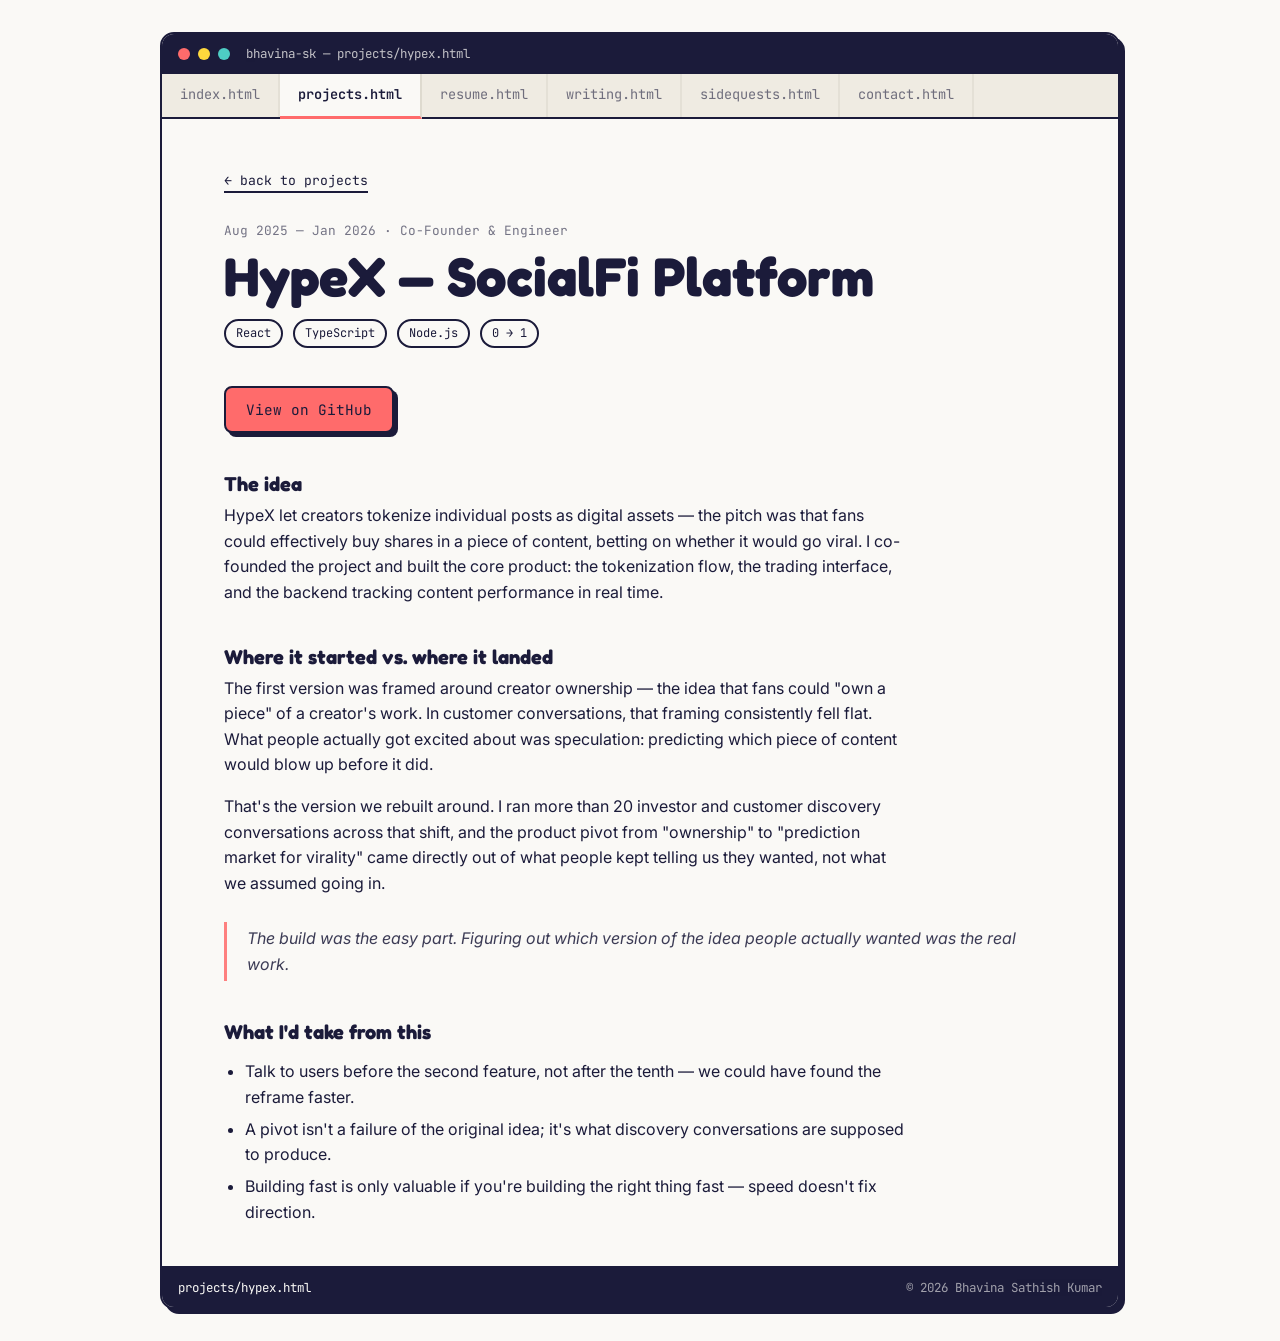
<file: projects/hypex.html>
<!DOCTYPE html>
<html lang="en">
<head>
<meta charset="UTF-8">
<meta name="viewport" content="width=device-width, initial-scale=1.0">
<title>HypeX — Bhavina Sathish Kumar</title>
<meta name="description" content="Co-founded and built HypeX, a SocialFi platform for tokenizing viral content.">
<link rel="preconnect" href="https://fonts.googleapis.com">
<link href="https://fonts.googleapis.com/css2?family=Fredoka:wght@500;600;700&family=Inter:wght@400;500;600&family=JetBrains+Mono:wght@400;500&display=swap" rel="stylesheet">
<link rel="stylesheet" href="../style.css">
</head>
<body>

<div class="editor">
  <div class="titlebar">
    <span class="dot red"></span>
    <span class="dot yellow"></span>
    <span class="dot green"></span>
    <span class="titlebar-label">bhavina-sk — projects/hypex.html</span>
  </div>

  <nav class="tabs">
    <a href="../index.html">index.html</a>
    <a href="../projects.html" class="active">projects.html</a>
    <a href="../resume.html">resume.html</a>
    <a href="../writing.html">writing.html</a>
    <a href="../sidequests.html">sidequests.html</a>
    <a href="../contact.html">contact.html</a>
  </nav>

  <main>
    <div class="wrap">

      <a class="back-link" href="../projects.html">&larr; back to projects</a>

      <article class="article">
        <div class="article-meta">Aug 2025 — Jan 2026 · Co-Founder & Engineer</div>
        <h1>HypeX — SocialFi Platform</h1>
        <div class="article-tags">
          <span class="pill">React</span>
          <span class="pill">TypeScript</span>
          <span class="pill">Node.js</span>
          <span class="pill">0 → 1</span>
        </div>

        <div class="btn-row" style="margin-top: 0; margin-bottom: 8px;">
          <a class="btn" href="#">View on GitHub</a>
        </div>

        <div class="article-body">
          <h2>The idea</h2>
          <p>
            HypeX let creators tokenize individual posts as digital assets —
            the pitch was that fans could effectively buy shares in a piece
            of content, betting on whether it would go viral. I co-founded
            the project and built the core product: the tokenization flow,
            the trading interface, and the backend tracking content
            performance in real time.
          </p>

          <h2>Where it started vs. where it landed</h2>
          <p>
            The first version was framed around creator ownership — the idea
            that fans could "own a piece" of a creator's work. In customer
            conversations, that framing consistently fell flat. What people
            actually got excited about was speculation: predicting which
            piece of content would blow up before it did.
          </p>
          <p>
            That's the version we rebuilt around. I ran more than 20 investor
            and customer discovery conversations across that shift, and the
            product pivot from "ownership" to "prediction market for
            virality" came directly out of what people kept telling us they
            wanted, not what we assumed going in.
          </p>

          <blockquote>
            The build was the easy part. Figuring out which version of the
            idea people actually wanted was the real work.
          </blockquote>

          <h2>What I'd take from this</h2>
          <ul>
            <li>Talk to users before the second feature, not after the
              tenth — we could have found the reframe faster.</li>
            <li>A pivot isn't a failure of the original idea; it's what
              discovery conversations are supposed to produce.</li>
            <li>Building fast is only valuable if you're building the right
              thing fast — speed doesn't fix direction.</li>
          </ul>
        </div>
      </article>

    </div>
  </main>

  <footer class="statusbar">
    <span>projects/hypex.html</span>
    <span class="dim">&copy; <span data-year></span> Bhavina Sathish Kumar</span>
  </footer>
</div>

<script src="../script.js"></script>
</body>
</html>
</file>
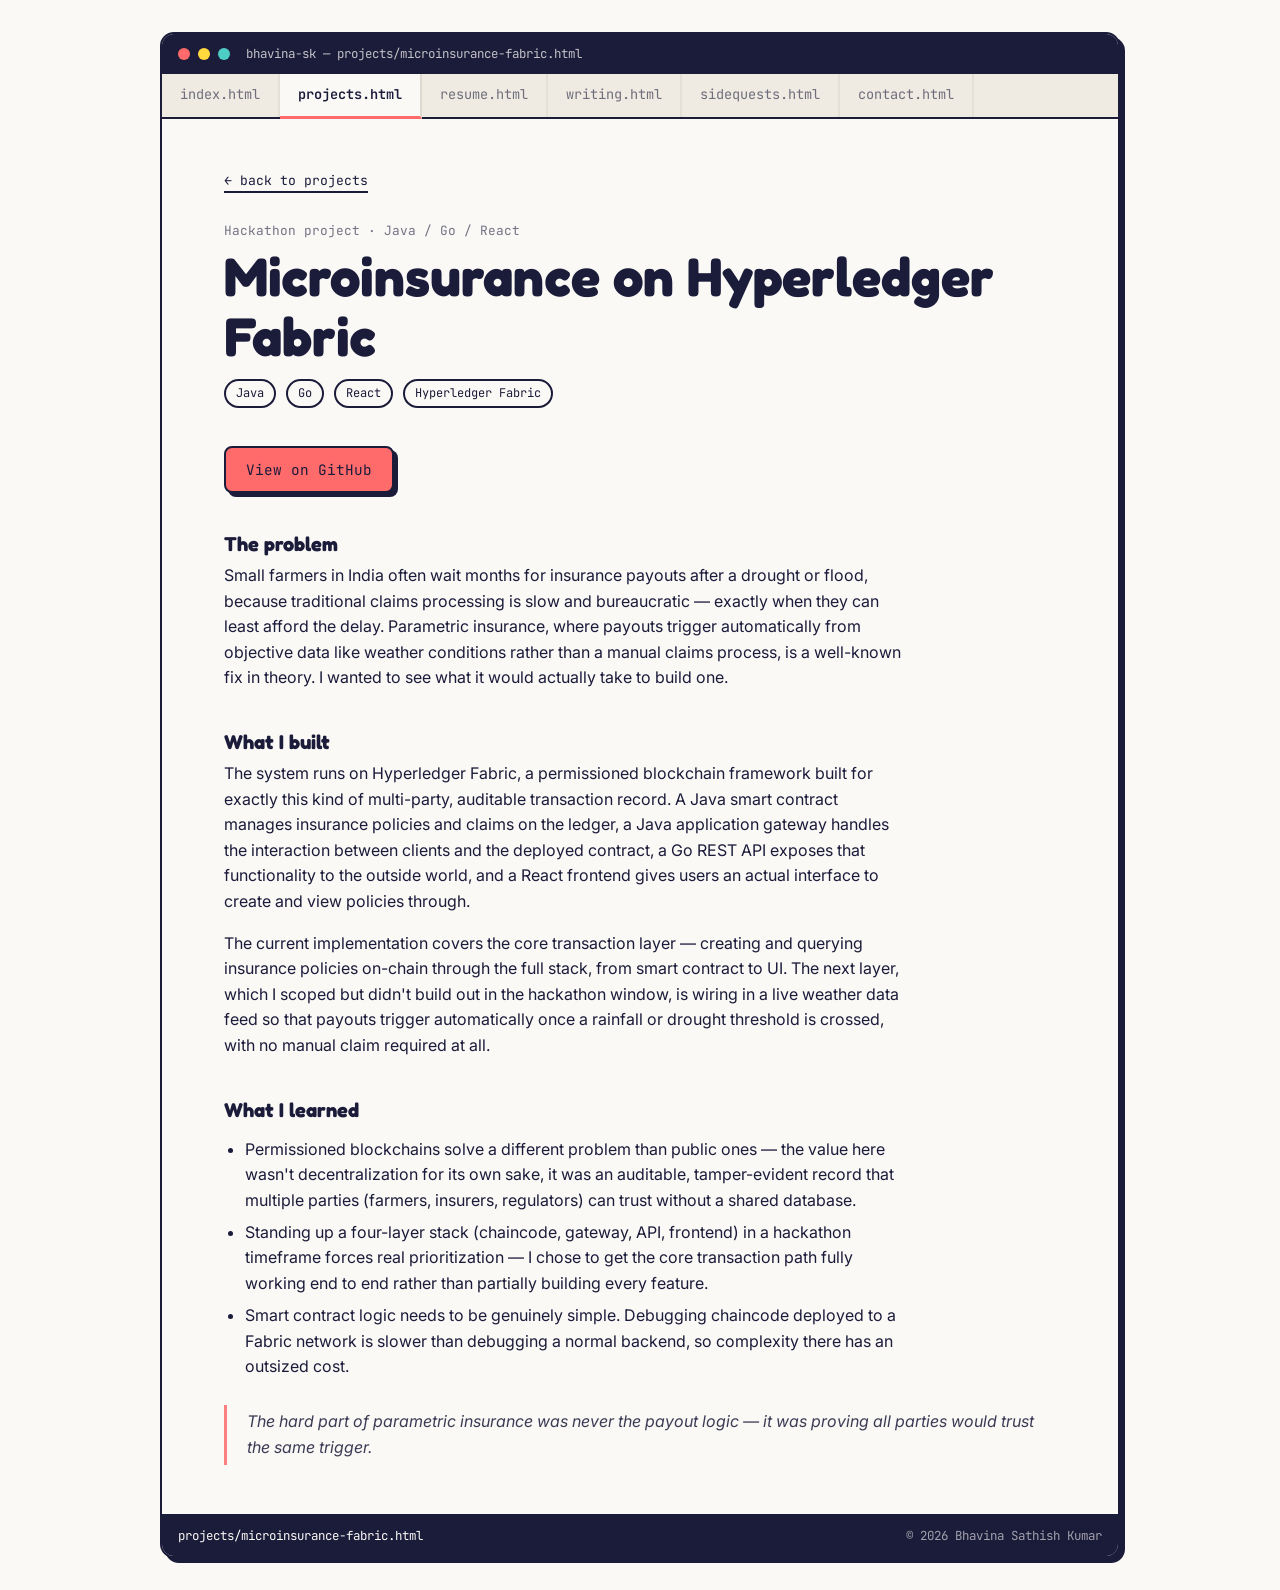
<file: projects/microinsurance-fabric.html>
<!DOCTYPE html>
<html lang="en">
<head>
<meta charset="UTF-8">
<meta name="viewport" content="width=device-width, initial-scale=1.0">
<title>Microinsurance on Hyperledger Fabric — Bhavina Sathish Kumar</title>
<meta name="description" content="A blockchain-powered microinsurance system for small farmers, built on Hyperledger Fabric.">
<link rel="preconnect" href="https://fonts.googleapis.com">
<link href="https://fonts.googleapis.com/css2?family=Fredoka:wght@500;600;700&family=Inter:wght@400;500;600&family=JetBrains+Mono:wght@400;500&display=swap" rel="stylesheet">
<link rel="stylesheet" href="../style.css">
</head>
<body>

<div class="editor">
  <div class="titlebar">
    <span class="dot red"></span>
    <span class="dot yellow"></span>
    <span class="dot green"></span>
    <span class="titlebar-label">bhavina-sk — projects/microinsurance-fabric.html</span>
  </div>

  <nav class="tabs">
    <a href="../index.html">index.html</a>
    <a href="../projects.html" class="active">projects.html</a>
    <a href="../resume.html">resume.html</a>
    <a href="../writing.html">writing.html</a>
    <a href="../sidequests.html">sidequests.html</a>
    <a href="../contact.html">contact.html</a>
  </nav>

  <main>
    <div class="wrap">

      <a class="back-link" href="../projects.html">&larr; back to projects</a>

      <article class="article">
        <div class="article-meta">Hackathon project · Java / Go / React</div>
        <h1>Microinsurance on Hyperledger Fabric</h1>
        <div class="article-tags">
          <span class="pill">Java</span>
          <span class="pill">Go</span>
          <span class="pill">React</span>
          <span class="pill">Hyperledger Fabric</span>
        </div>

        <div class="btn-row" style="margin-top: 0; margin-bottom: 8px;">
          <a class="btn" href="#">View on GitHub</a>
        </div>

        <div class="article-body">
          <h2>The problem</h2>
          <p>
            Small farmers in India often wait months for insurance payouts
            after a drought or flood, because traditional claims processing
            is slow and bureaucratic — exactly when they can least afford
            the delay. Parametric insurance, where payouts trigger
            automatically from objective data like weather conditions
            rather than a manual claims process, is a well-known fix in
            theory. I wanted to see what it would actually take to build
            one.
          </p>

          <h2>What I built</h2>
          <p>
            The system runs on Hyperledger Fabric, a permissioned
            blockchain framework built for exactly this kind of
            multi-party, auditable transaction record. A Java smart
            contract manages insurance policies and claims on the ledger,
            a Java application gateway handles the interaction between
            clients and the deployed contract, a Go REST API exposes that
            functionality to the outside world, and a React frontend gives
            users an actual interface to create and view policies through.
          </p>
          <p>
            The current implementation covers the core transaction layer —
            creating and querying insurance policies on-chain through the
            full stack, from smart contract to UI. The next layer, which I
            scoped but didn't build out in the hackathon window, is wiring
            in a live weather data feed so that payouts trigger
            automatically once a rainfall or drought threshold is crossed,
            with no manual claim required at all.
          </p>

          <h2>What I learned</h2>
          <ul>
            <li>Permissioned blockchains solve a different problem than
              public ones — the value here wasn't decentralization for its
              own sake, it was an auditable, tamper-evident record that
              multiple parties (farmers, insurers, regulators) can trust
              without a shared database.</li>
            <li>Standing up a four-layer stack (chaincode, gateway, API,
              frontend) in a hackathon timeframe forces real prioritization
              — I chose to get the core transaction path fully working end
              to end rather than partially building every feature.</li>
            <li>Smart contract logic needs to be genuinely simple. Debugging
              chaincode deployed to a Fabric network is slower than
              debugging a normal backend, so complexity there has an
              outsized cost.</li>
          </ul>

          <blockquote>
            The hard part of parametric insurance was never the payout
            logic — it was proving all parties would trust the same
            trigger.
          </blockquote>
        </div>
      </article>

    </div>
  </main>

  <footer class="statusbar">
    <span>projects/microinsurance-fabric.html</span>
    <span class="dim">&copy; <span data-year></span> Bhavina Sathish Kumar</span>
  </footer>
</div>

<script src="../script.js"></script>
</body>
</html>
</file>
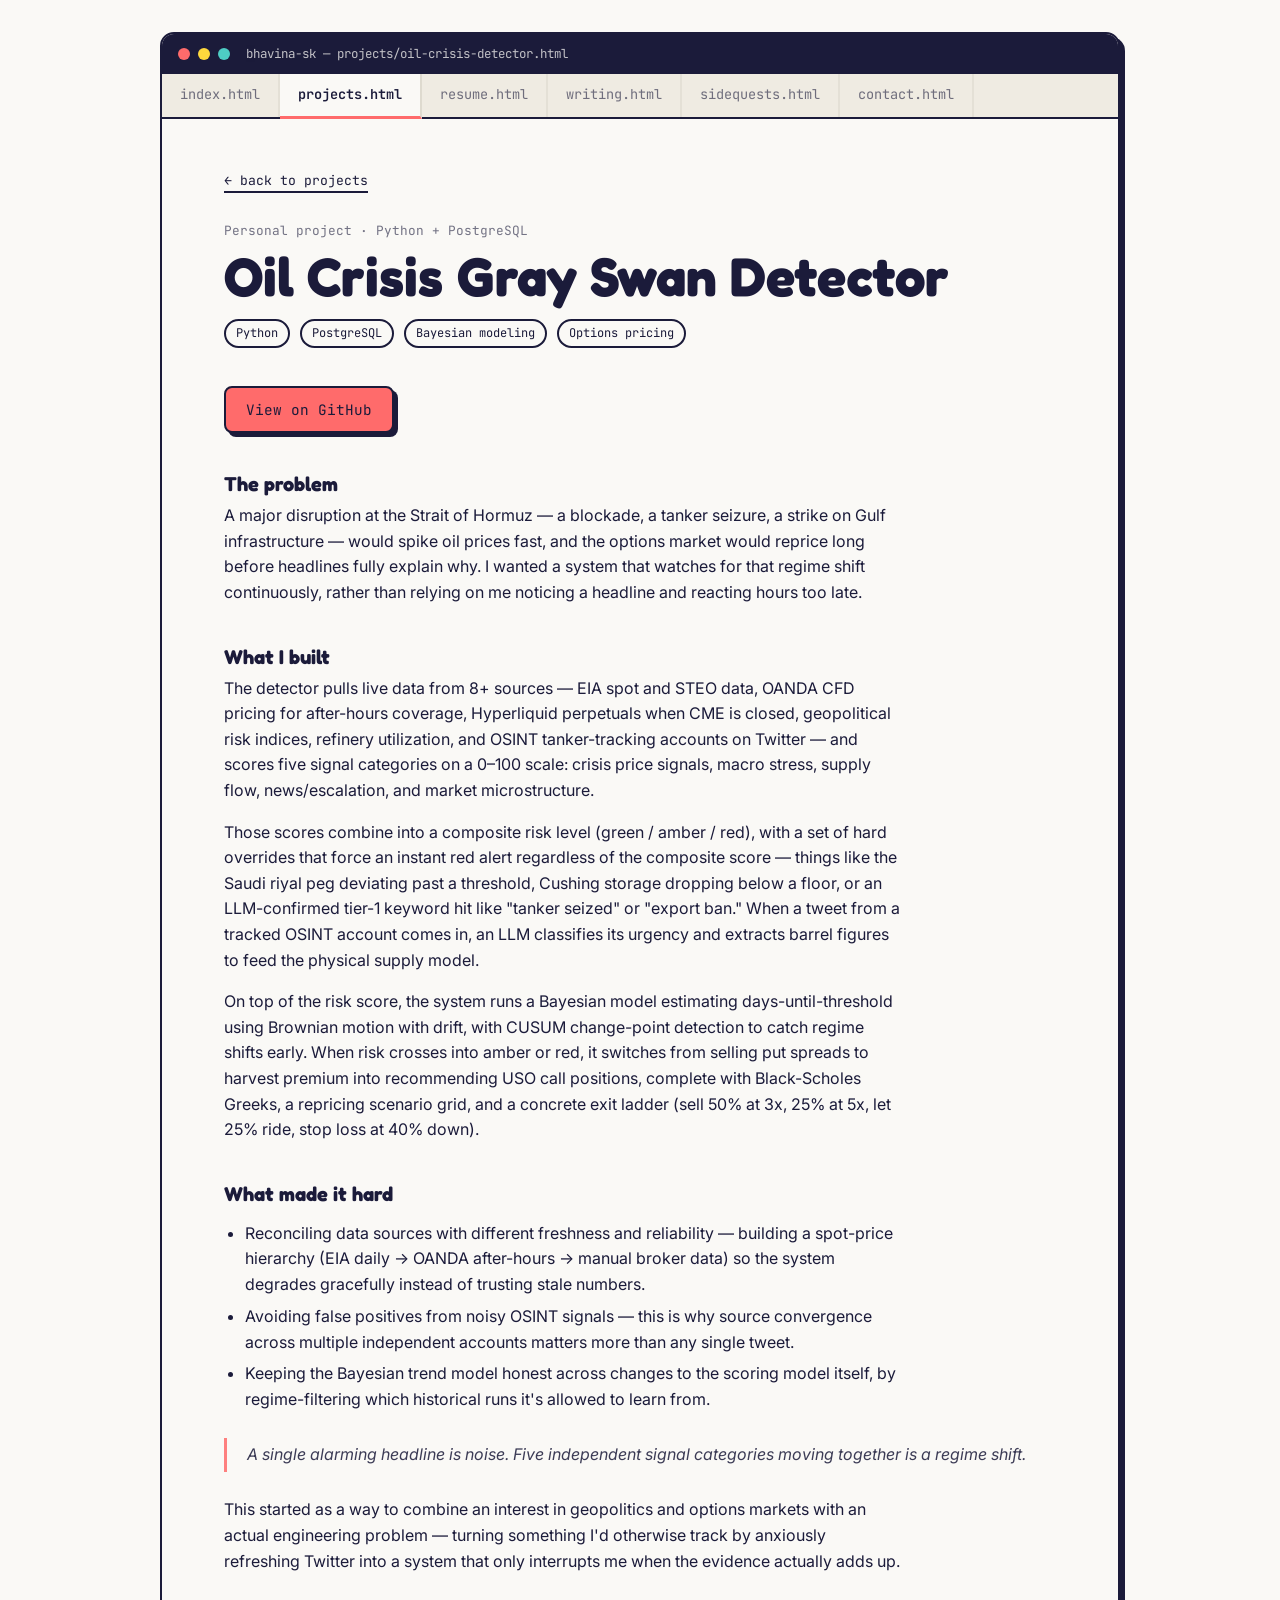
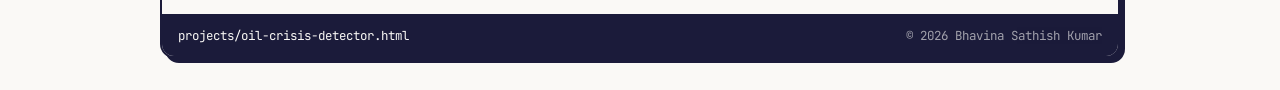
<file: projects/oil-crisis-detector.html>
<!DOCTYPE html>
<html lang="en">
<head>
<meta charset="UTF-8">
<meta name="viewport" content="width=device-width, initial-scale=1.0">
<title>Oil Crisis Gray Swan Detector — Bhavina Sathish Kumar</title>
<meta name="description" content="A real-time monitoring system that scores oil supply disruption risk and recommends options trades.">
<link rel="preconnect" href="https://fonts.googleapis.com">
<link href="https://fonts.googleapis.com/css2?family=Fredoka:wght@500;600;700&family=Inter:wght@400;500;600&family=JetBrains+Mono:wght@400;500&display=swap" rel="stylesheet">
<link rel="stylesheet" href="../style.css">
</head>
<body>

<div class="editor">
  <div class="titlebar">
    <span class="dot red"></span>
    <span class="dot yellow"></span>
    <span class="dot green"></span>
    <span class="titlebar-label">bhavina-sk — projects/oil-crisis-detector.html</span>
  </div>

  <nav class="tabs">
    <a href="../index.html">index.html</a>
    <a href="../projects.html" class="active">projects.html</a>
    <a href="../resume.html">resume.html</a>
    <a href="../writing.html">writing.html</a>
    <a href="../sidequests.html">sidequests.html</a>
    <a href="../contact.html">contact.html</a>
  </nav>

  <main>
    <div class="wrap">

      <a class="back-link" href="../projects.html">&larr; back to projects</a>

      <article class="article">
        <div class="article-meta">Personal project · Python + PostgreSQL</div>
        <h1>Oil Crisis Gray Swan Detector</h1>
        <div class="article-tags">
          <span class="pill">Python</span>
          <span class="pill">PostgreSQL</span>
          <span class="pill">Bayesian modeling</span>
          <span class="pill">Options pricing</span>
        </div>

        <div class="btn-row" style="margin-top: 0; margin-bottom: 8px;">
          <a class="btn" href="#">View on GitHub</a>
        </div>

        <div class="article-body">
          <h2>The problem</h2>
          <p>
            A major disruption at the Strait of Hormuz — a blockade, a
            tanker seizure, a strike on Gulf infrastructure — would spike
            oil prices fast, and the options market would reprice long
            before headlines fully explain why. I wanted a system that
            watches for that regime shift continuously, rather than relying
            on me noticing a headline and reacting hours too late.
          </p>

          <h2>What I built</h2>
          <p>
            The detector pulls live data from 8+ sources — EIA spot and
            STEO data, OANDA CFD pricing for after-hours coverage,
            Hyperliquid perpetuals when CME is closed, geopolitical risk
            indices, refinery utilization, and OSINT tanker-tracking
            accounts on Twitter — and scores five signal categories on a
            0–100 scale: crisis price signals, macro stress, supply flow,
            news/escalation, and market microstructure.
          </p>
          <p>
            Those scores combine into a composite risk level (green / amber
            / red), with a set of hard overrides that force an instant red
            alert regardless of the composite score — things like the Saudi
            riyal peg deviating past a threshold, Cushing storage dropping
            below a floor, or an LLM-confirmed tier-1 keyword hit like
            "tanker seized" or "export ban." When a tweet from a tracked
            OSINT account comes in, an LLM classifies its urgency and
            extracts barrel figures to feed the physical supply model.
          </p>
          <p>
            On top of the risk score, the system runs a Bayesian model
            estimating days-until-threshold using Brownian motion with
            drift, with CUSUM change-point detection to catch regime
            shifts early. When risk crosses into amber or red, it switches
            from selling put spreads to harvest premium into recommending
            USO call positions, complete with Black-Scholes Greeks, a
            repricing scenario grid, and a concrete exit ladder (sell 50%
            at 3x, 25% at 5x, let 25% ride, stop loss at 40% down).
          </p>

          <h2>What made it hard</h2>
          <ul>
            <li>Reconciling data sources with different freshness and
              reliability — building a spot-price hierarchy (EIA daily →
              OANDA after-hours → manual broker data) so the system
              degrades gracefully instead of trusting stale numbers.</li>
            <li>Avoiding false positives from noisy OSINT signals — this is
              why source convergence across multiple independent accounts
              matters more than any single tweet.</li>
            <li>Keeping the Bayesian trend model honest across changes to
              the scoring model itself, by regime-filtering which
              historical runs it's allowed to learn from.</li>
          </ul>

          <blockquote>
            A single alarming headline is noise. Five independent signal
            categories moving together is a regime shift.
          </blockquote>

          <p>
            This started as a way to combine an interest in geopolitics
            and options markets with an actual engineering problem —
            turning something I'd otherwise track by anxiously refreshing
            Twitter into a system that only interrupts me when the
            evidence actually adds up.
          </p>
        </div>
      </article>

    </div>
  </main>

  <footer class="statusbar">
    <span>projects/oil-crisis-detector.html</span>
    <span class="dim">&copy; <span data-year></span> Bhavina Sathish Kumar</span>
  </footer>
</div>

<script src="../script.js"></script>
</body>
</html>
</file>
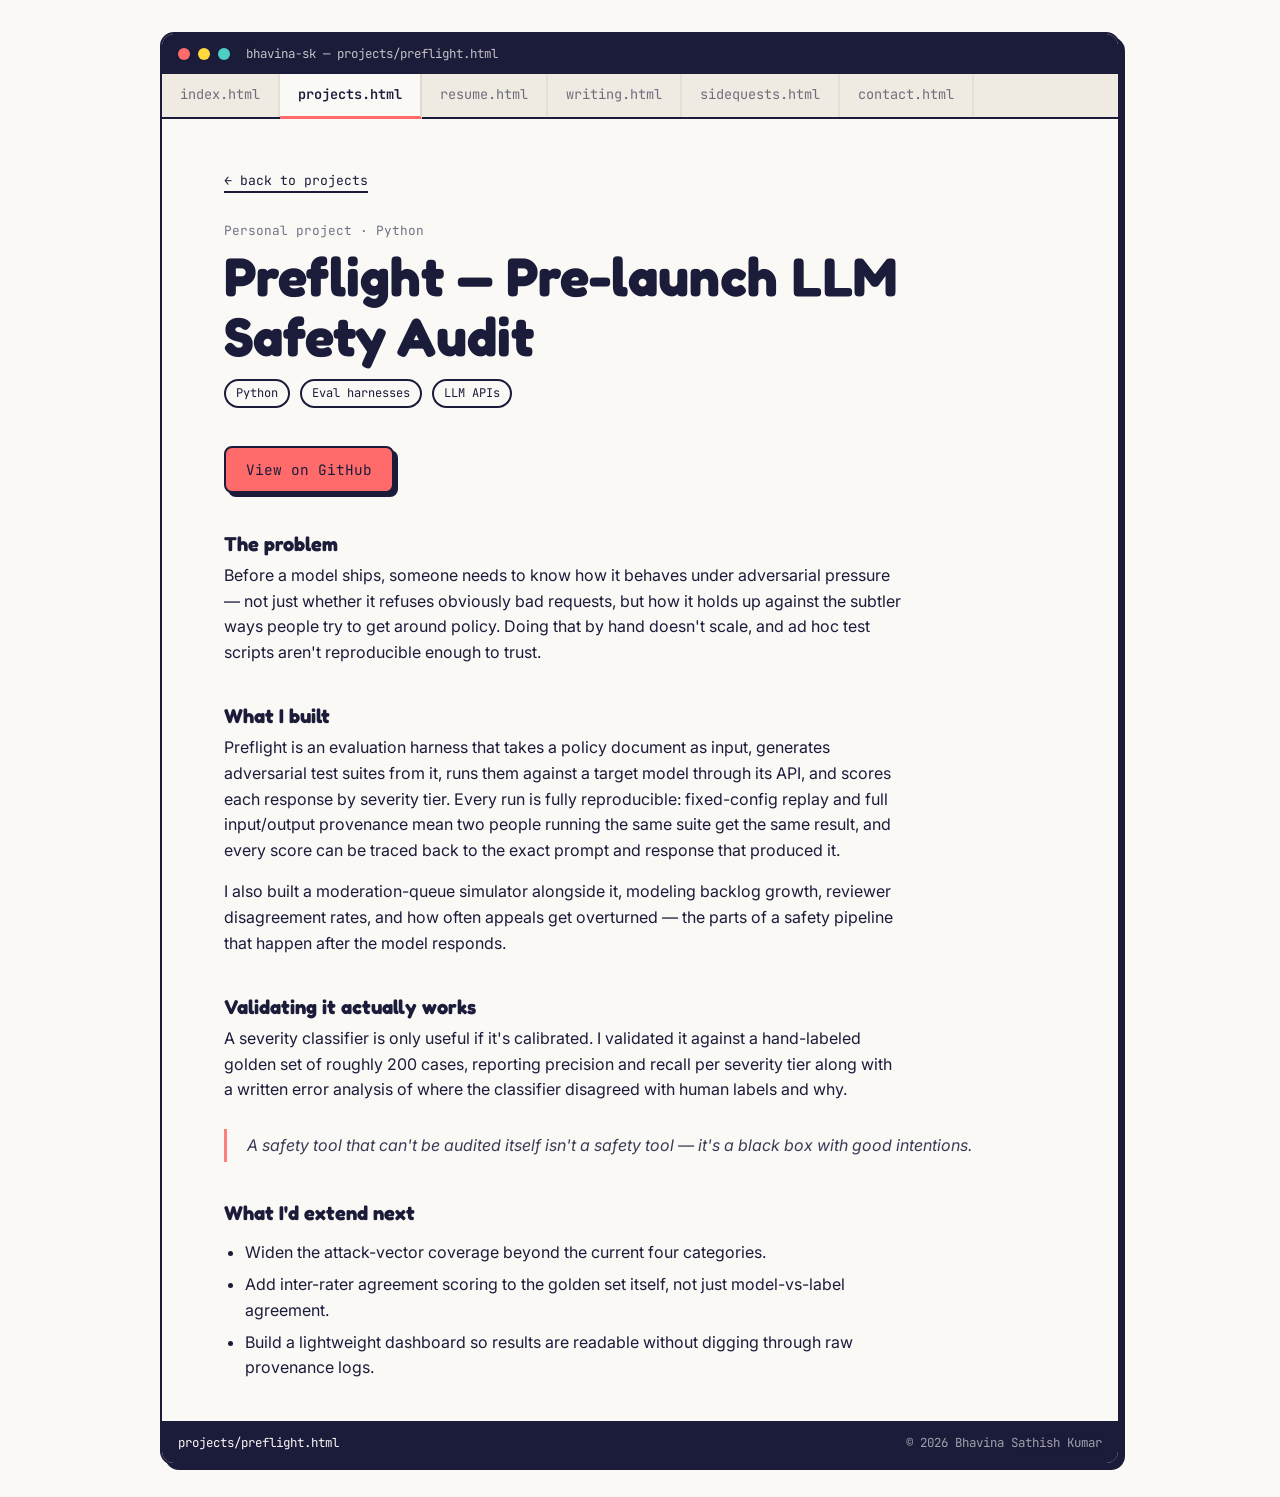
<file: projects/preflight.html>
<!DOCTYPE html>
<html lang="en">
<head>
<meta charset="UTF-8">
<meta name="viewport" content="width=device-width, initial-scale=1.0">
<title>Preflight — Bhavina Sathish Kumar</title>
<meta name="description" content="A reproducible LLM safety evaluation harness built in Python.">
<link rel="preconnect" href="https://fonts.googleapis.com">
<link href="https://fonts.googleapis.com/css2?family=Fredoka:wght@500;600;700&family=Inter:wght@400;500;600&family=JetBrains+Mono:wght@400;500&display=swap" rel="stylesheet">
<link rel="stylesheet" href="../style.css">
</head>
<body>

<div class="editor">
  <div class="titlebar">
    <span class="dot red"></span>
    <span class="dot yellow"></span>
    <span class="dot green"></span>
    <span class="titlebar-label">bhavina-sk — projects/preflight.html</span>
  </div>

  <nav class="tabs">
    <a href="../index.html">index.html</a>
    <a href="../projects.html" class="active">projects.html</a>
    <a href="../resume.html">resume.html</a>
    <a href="../writing.html">writing.html</a>
    <a href="../sidequests.html">sidequests.html</a>
    <a href="../contact.html">contact.html</a>
  </nav>

  <main>
    <div class="wrap">

      <a class="back-link" href="../projects.html">&larr; back to projects</a>

      <article class="article">
        <div class="article-meta">Personal project · Python</div>
        <h1>Preflight — Pre-launch LLM Safety Audit</h1>
        <div class="article-tags">
          <span class="pill">Python</span>
          <span class="pill">Eval harnesses</span>
          <span class="pill">LLM APIs</span>
        </div>

        <div class="btn-row" style="margin-top: 0; margin-bottom: 8px;">
          <a class="btn" href="#">View on GitHub</a>
        </div>

        <div class="article-body">
          <h2>The problem</h2>
          <p>
            Before a model ships, someone needs to know how it behaves under
            adversarial pressure — not just whether it refuses obviously bad
            requests, but how it holds up against the subtler ways people
            try to get around policy. Doing that by hand doesn't scale, and
            ad hoc test scripts aren't reproducible enough to trust.
          </p>

          <h2>What I built</h2>
          <p>
            Preflight is an evaluation harness that takes a policy document
            as input, generates adversarial test suites from it, runs them
            against a target model through its API, and scores each response
            by severity tier. Every run is fully reproducible: fixed-config
            replay and full input/output provenance mean two people running
            the same suite get the same result, and every score can be
            traced back to the exact prompt and response that produced it.
          </p>
          <p>
            I also built a moderation-queue simulator alongside it, modeling
            backlog growth, reviewer disagreement rates, and how often
            appeals get overturned — the parts of a safety pipeline that
            happen after the model responds.
          </p>

          <h2>Validating it actually works</h2>
          <p>
            A severity classifier is only useful if it's calibrated. I
            validated it against a hand-labeled golden set of roughly 200
            cases, reporting precision and recall per severity tier along
            with a written error analysis of where the classifier
            disagreed with human labels and why.
          </p>

          <blockquote>
            A safety tool that can't be audited itself isn't a safety tool —
            it's a black box with good intentions.
          </blockquote>

          <h2>What I'd extend next</h2>
          <ul>
            <li>Widen the attack-vector coverage beyond the current four
              categories.</li>
            <li>Add inter-rater agreement scoring to the golden set itself,
              not just model-vs-label agreement.</li>
            <li>Build a lightweight dashboard so results are readable
              without digging through raw provenance logs.</li>
          </ul>
        </div>
      </article>

    </div>
  </main>

  <footer class="statusbar">
    <span>projects/preflight.html</span>
    <span class="dim">&copy; <span data-year></span> Bhavina Sathish Kumar</span>
  </footer>
</div>

<script src="../script.js"></script>
</body>
</html>
</file>
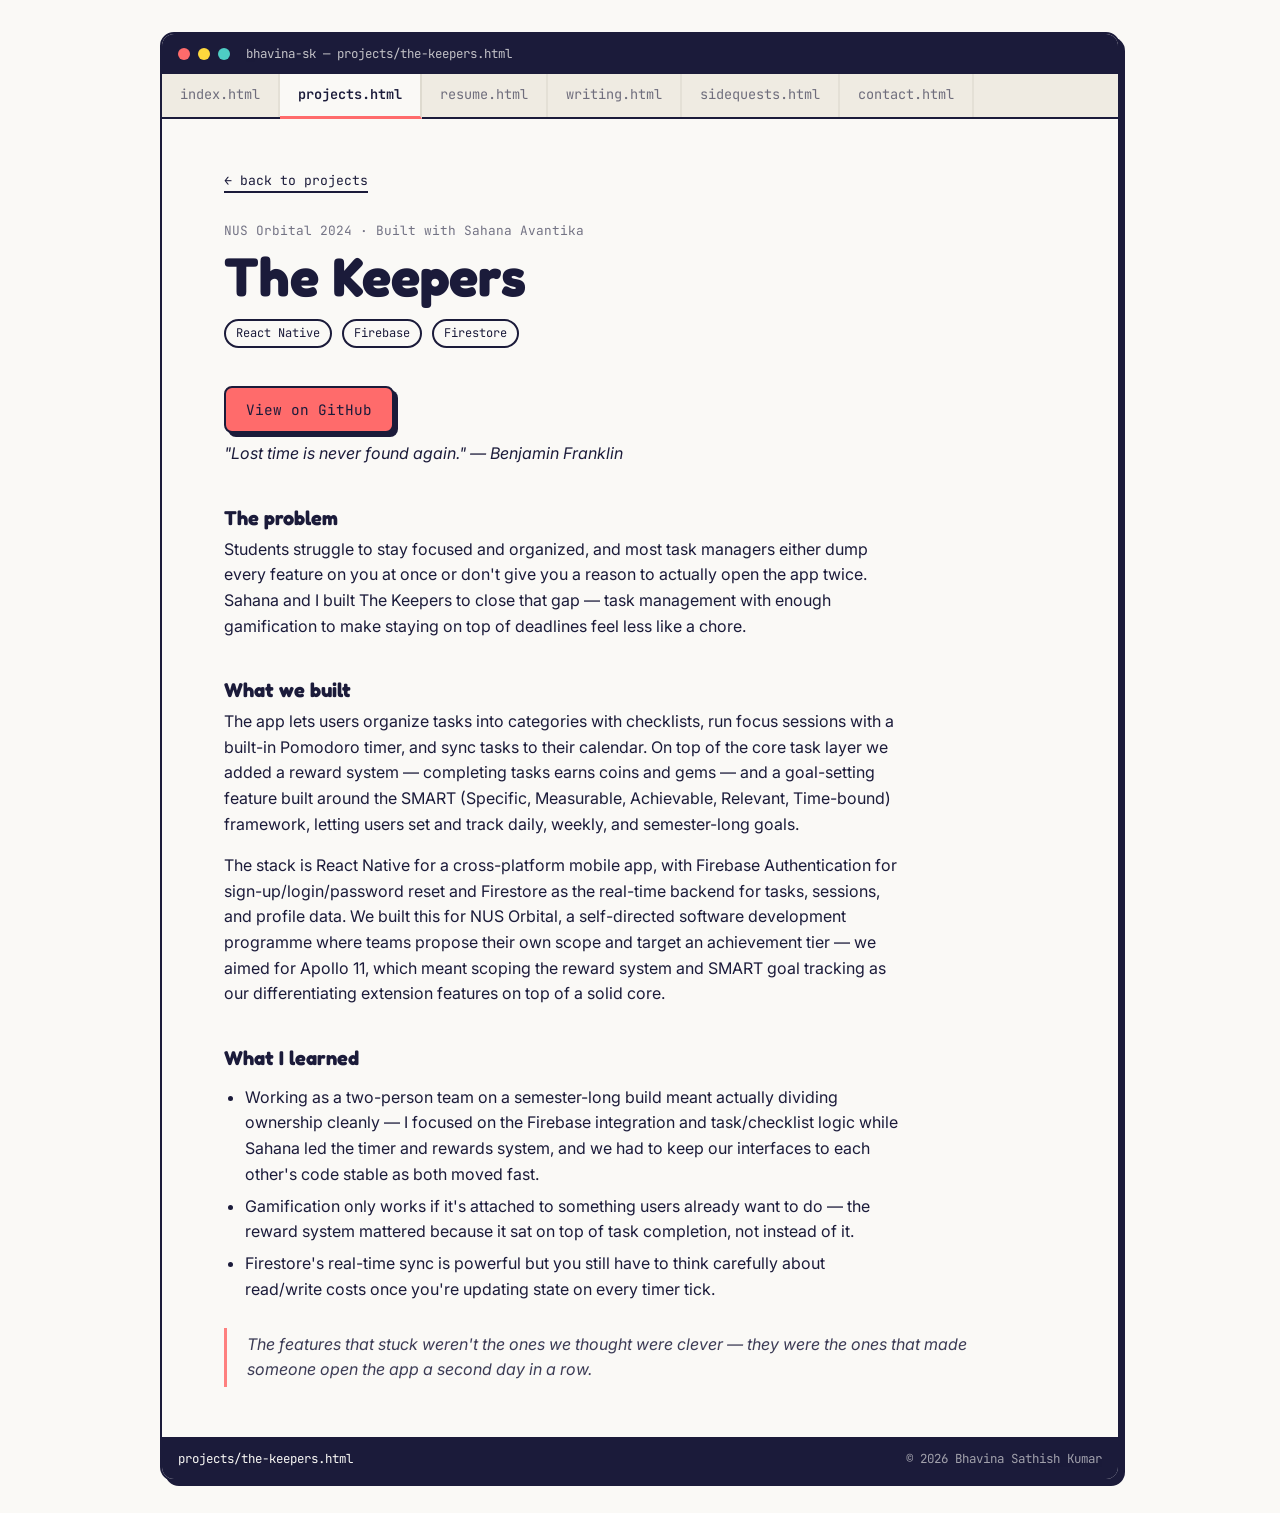
<file: projects/the-keepers.html>
<!DOCTYPE html>
<html lang="en">
<head>
<meta charset="UTF-8">
<meta name="viewport" content="width=device-width, initial-scale=1.0">
<title>The Keepers — Bhavina Sathish Kumar</title>
<meta name="description" content="A gamified productivity app built for NUS Orbital, combining task management with focus tools.">
<link rel="preconnect" href="https://fonts.googleapis.com">
<link href="https://fonts.googleapis.com/css2?family=Fredoka:wght@500;600;700&family=Inter:wght@400;500;600&family=JetBrains+Mono:wght@400;500&display=swap" rel="stylesheet">
<link rel="stylesheet" href="../style.css">
</head>
<body>

<div class="editor">
  <div class="titlebar">
    <span class="dot red"></span>
    <span class="dot yellow"></span>
    <span class="dot green"></span>
    <span class="titlebar-label">bhavina-sk — projects/the-keepers.html</span>
  </div>

  <nav class="tabs">
    <a href="../index.html">index.html</a>
    <a href="../projects.html" class="active">projects.html</a>
    <a href="../resume.html">resume.html</a>
    <a href="../writing.html">writing.html</a>
    <a href="../sidequests.html">sidequests.html</a>
    <a href="../contact.html">contact.html</a>
  </nav>

  <main>
    <div class="wrap">

      <a class="back-link" href="../projects.html">&larr; back to projects</a>

      <article class="article">
        <div class="article-meta">NUS Orbital 2024 · Built with Sahana Avantika</div>
        <h1>The Keepers</h1>
        <div class="article-tags">
          <span class="pill">React Native</span>
          <span class="pill">Firebase</span>
          <span class="pill">Firestore</span>
        </div>

        <div class="btn-row" style="margin-top: 0; margin-bottom: 8px;">
          <a class="btn" href="#">View on GitHub</a>
        </div>

        <div class="article-body">
          <p>
            <em>"Lost time is never found again." — Benjamin Franklin</em>
          </p>

          <h2>The problem</h2>
          <p>
            Students struggle to stay focused and organized, and most task
            managers either dump every feature on you at once or don't give
            you a reason to actually open the app twice. Sahana and I built
            The Keepers to close that gap — task management with enough
            gamification to make staying on top of deadlines feel less like
            a chore.
          </p>

          <h2>What we built</h2>
          <p>
            The app lets users organize tasks into categories with
            checklists, run focus sessions with a built-in Pomodoro timer,
            and sync tasks to their calendar. On top of the core task layer
            we added a reward system — completing tasks earns coins and
            gems — and a goal-setting feature built around the SMART
            (Specific, Measurable, Achievable, Relevant, Time-bound)
            framework, letting users set and track daily, weekly, and
            semester-long goals.
          </p>
          <p>
            The stack is React Native for a cross-platform mobile app, with
            Firebase Authentication for sign-up/login/password reset and
            Firestore as the real-time backend for tasks, sessions, and
            profile data. We built this for NUS Orbital, a self-directed
            software development programme where teams propose their own
            scope and target an achievement tier — we aimed for Apollo 11,
            which meant scoping the reward system and SMART goal tracking
            as our differentiating extension features on top of a solid
            core.
          </p>

          <h2>What I learned</h2>
          <ul>
            <li>Working as a two-person team on a semester-long build meant
              actually dividing ownership cleanly — I focused on the
              Firebase integration and task/checklist logic while Sahana
              led the timer and rewards system, and we had to keep our
              interfaces to each other's code stable as both moved fast.</li>
            <li>Gamification only works if it's attached to something users
              already want to do — the reward system mattered because it
              sat on top of task completion, not instead of it.</li>
            <li>Firestore's real-time sync is powerful but you still have
              to think carefully about read/write costs once you're
              updating state on every timer tick.</li>
          </ul>

          <blockquote>
            The features that stuck weren't the ones we thought were
            clever — they were the ones that made someone open the app a
            second day in a row.
          </blockquote>
        </div>
      </article>

    </div>
  </main>

  <footer class="statusbar">
    <span>projects/the-keepers.html</span>
    <span class="dim">&copy; <span data-year></span> Bhavina Sathish Kumar</span>
  </footer>
</div>

<script src="../script.js"></script>
</body>
</html>
</file>
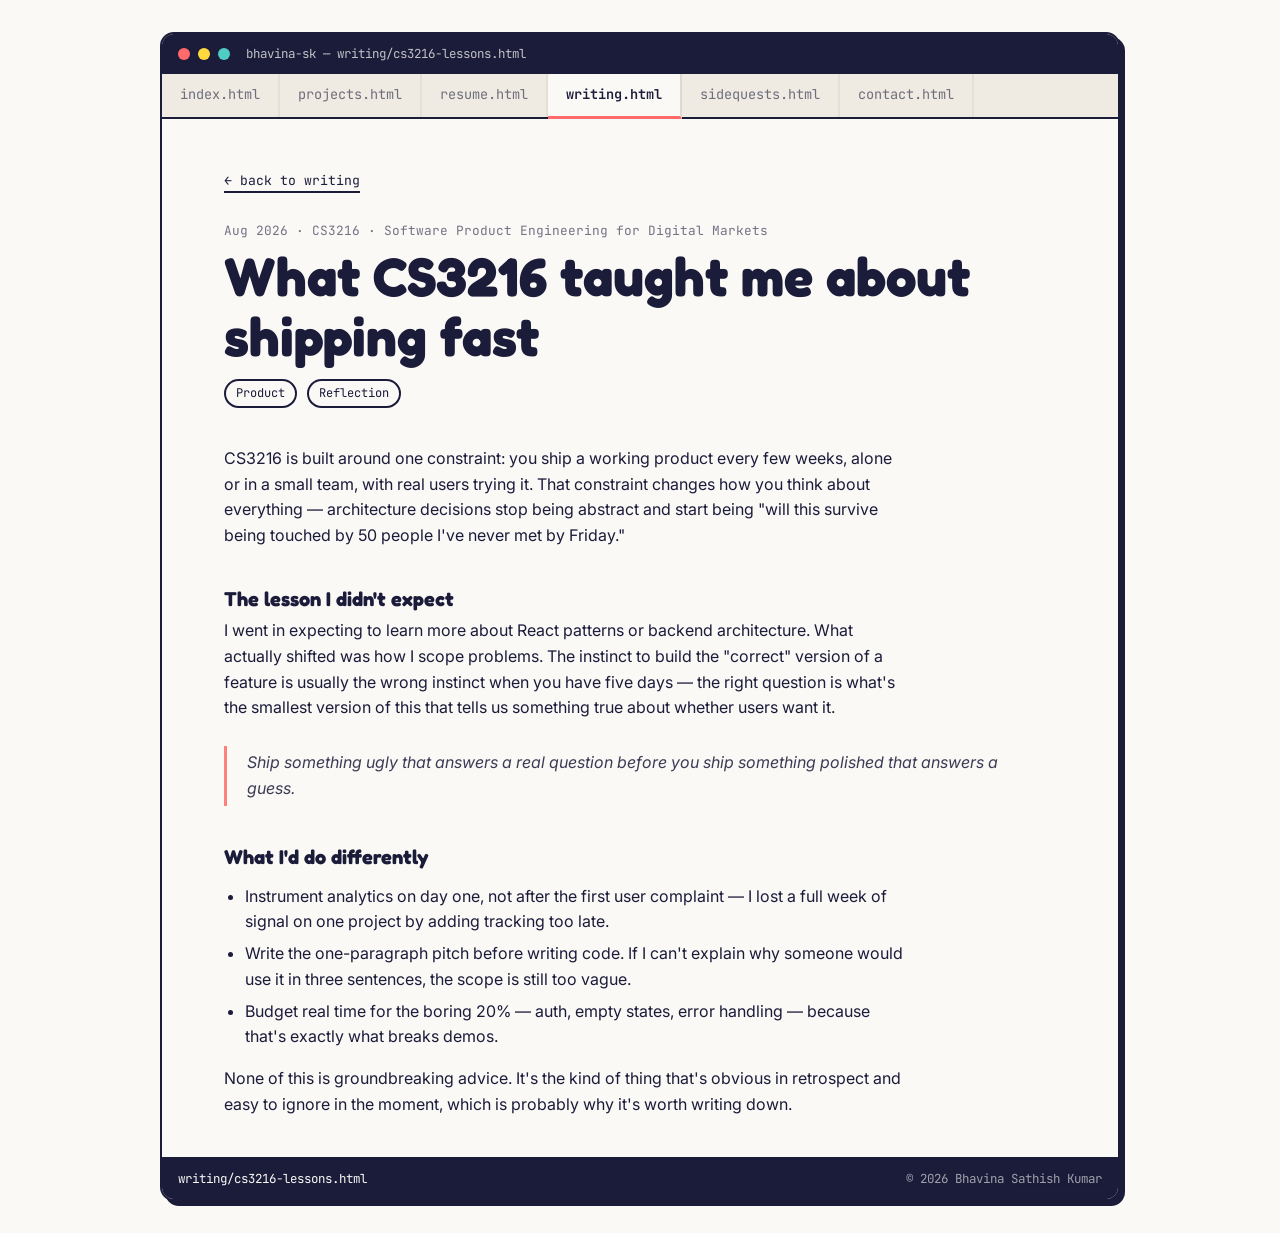
<file: writing/cs3216-lessons.html>
<!DOCTYPE html>
<html lang="en">
<head>
<meta charset="UTF-8">
<meta name="viewport" content="width=device-width, initial-scale=1.0">
<title>What CS3216 taught me about shipping fast — Bhavina Sathish Kumar</title>
<meta name="description" content="Reflections on building a product end-to-end in a single semester.">
<link rel="preconnect" href="https://fonts.googleapis.com">
<link href="https://fonts.googleapis.com/css2?family=Fredoka:wght@500;600;700&family=Inter:wght@400;500;600&family=JetBrains+Mono:wght@400;500&display=swap" rel="stylesheet">
<link rel="stylesheet" href="../style.css">
</head>
<body>

<div class="editor">
  <div class="titlebar">
    <span class="dot red"></span>
    <span class="dot yellow"></span>
    <span class="dot green"></span>
    <span class="titlebar-label">bhavina-sk — writing/cs3216-lessons.html</span>
  </div>

  <nav class="tabs">
    <a href="../index.html">index.html</a>
    <a href="../projects.html">projects.html</a>
    <a href="../resume.html">resume.html</a>
    <a href="../writing.html" class="active">writing.html</a>
    <a href="../sidequests.html">sidequests.html</a>
    <a href="../contact.html">contact.html</a>
  </nav>

  <main>
    <div class="wrap">

      <a class="back-link" href="../writing.html">&larr; back to writing</a>

      <article class="article">
        <div class="article-meta">Aug 2026 · CS3216 · Software Product Engineering for Digital Markets</div>
        <h1>What CS3216 taught me about shipping fast</h1>
        <div class="article-tags">
          <span class="pill">Product</span>
          <span class="pill">Reflection</span>
        </div>

        <div class="article-body">
          <p>
            CS3216 is built around one constraint: you ship a working product
            every few weeks, alone or in a small team, with real users trying
            it. That constraint changes how you think about everything —
            architecture decisions stop being abstract and start being "will
            this survive being touched by 50 people I've never met by
            Friday."
          </p>

          <h2>The lesson I didn't expect</h2>
          <p>
            I went in expecting to learn more about React patterns or backend
            architecture. What actually shifted was how I scope problems.
            The instinct to build the "correct" version of a feature is
            usually the wrong instinct when you have five days — the right
            question is what's the smallest version of this that tells us
            something true about whether users want it.
          </p>

          <blockquote>
            Ship something ugly that answers a real question before you ship
            something polished that answers a guess.
          </blockquote>

          <h2>What I'd do differently</h2>
          <ul>
            <li>Instrument analytics on day one, not after the first user
              complaint — I lost a full week of signal on one project by
              adding tracking too late.</li>
            <li>Write the one-paragraph pitch before writing code. If I
              can't explain why someone would use it in three sentences, the
              scope is still too vague.</li>
            <li>Budget real time for the boring 20% — auth, empty states,
              error handling — because that's exactly what breaks demos.</li>
          </ul>

          <p>
            None of this is groundbreaking advice. It's the kind of thing
            that's obvious in retrospect and easy to ignore in the moment,
            which is probably why it's worth writing down.
          </p>
        </div>
      </article>

    </div>
  </main>

  <footer class="statusbar">
    <span>writing/cs3216-lessons.html</span>
    <span class="dim">&copy; <span data-year></span> Bhavina Sathish Kumar</span>
  </footer>
</div>

<script src="../script.js"></script>
</body>
</html>
</file>
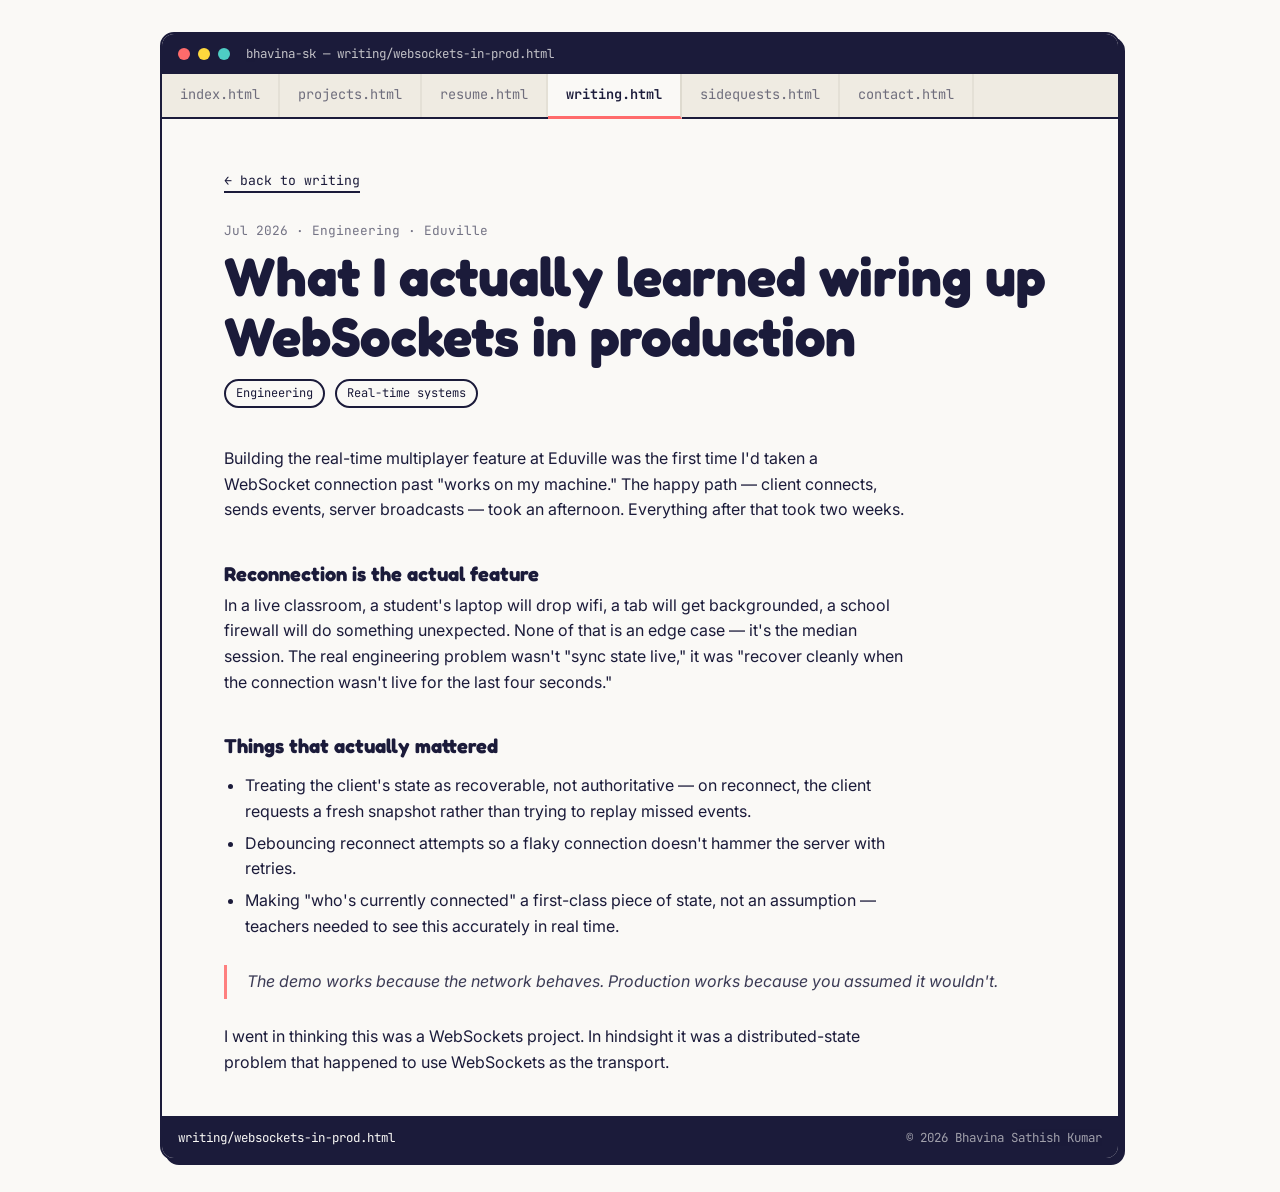
<file: writing/websockets-in-prod.html>
<!DOCTYPE html>
<html lang="en">
<head>
<meta charset="UTF-8">
<meta name="viewport" content="width=device-width, initial-scale=1.0">
<title>What I actually learned wiring up WebSockets in production — Bhavina Sathish Kumar</title>
<meta name="description" content="Reconnection edge cases, state sync, and the parts the tutorials don't mention.">
<link rel="preconnect" href="https://fonts.googleapis.com">
<link href="https://fonts.googleapis.com/css2?family=Fredoka:wght@500;600;700&family=Inter:wght@400;500;600&family=JetBrains+Mono:wght@400;500&display=swap" rel="stylesheet">
<link rel="stylesheet" href="../style.css">
</head>
<body>

<div class="editor">
  <div class="titlebar">
    <span class="dot red"></span>
    <span class="dot yellow"></span>
    <span class="dot green"></span>
    <span class="titlebar-label">bhavina-sk — writing/websockets-in-prod.html</span>
  </div>

  <nav class="tabs">
    <a href="../index.html">index.html</a>
    <a href="../projects.html">projects.html</a>
    <a href="../resume.html">resume.html</a>
    <a href="../writing.html" class="active">writing.html</a>
    <a href="../sidequests.html">sidequests.html</a>
    <a href="../contact.html">contact.html</a>
  </nav>

  <main>
    <div class="wrap">

      <a class="back-link" href="../writing.html">&larr; back to writing</a>

      <article class="article">
        <div class="article-meta">Jul 2026 · Engineering · Eduville</div>
        <h1>What I actually learned wiring up WebSockets in production</h1>
        <div class="article-tags">
          <span class="pill">Engineering</span>
          <span class="pill">Real-time systems</span>
        </div>

        <div class="article-body">
          <p>
            Building the real-time multiplayer feature at Eduville was the
            first time I'd taken a WebSocket connection past "works on my
            machine." The happy path — client connects, sends events, server
            broadcasts — took an afternoon. Everything after that took two
            weeks.
          </p>

          <h2>Reconnection is the actual feature</h2>
          <p>
            In a live classroom, a student's laptop will drop wifi, a tab
            will get backgrounded, a school firewall will do something
            unexpected. None of that is an edge case — it's the median
            session. The real engineering problem wasn't "sync state
            live," it was "recover cleanly when the connection wasn't live
            for the last four seconds."
          </p>

          <h2>Things that actually mattered</h2>
          <ul>
            <li>Treating the client's state as recoverable, not authoritative
              — on reconnect, the client requests a fresh snapshot rather
              than trying to replay missed events.</li>
            <li>Debouncing reconnect attempts so a flaky connection doesn't
              hammer the server with retries.</li>
            <li>Making "who's currently connected" a first-class piece of
              state, not an assumption — teachers needed to see this
              accurately in real time.</li>
          </ul>

          <blockquote>
            The demo works because the network behaves. Production works
            because you assumed it wouldn't.
          </blockquote>

          <p>
            I went in thinking this was a WebSockets project. In hindsight
            it was a distributed-state problem that happened to use
            WebSockets as the transport.
          </p>
        </div>
      </article>

    </div>
  </main>

  <footer class="statusbar">
    <span>writing/websockets-in-prod.html</span>
    <span class="dim">&copy; <span data-year></span> Bhavina Sathish Kumar</span>
  </footer>
</div>

<script src="../script.js"></script>
</body>
</html>
</file>
<file: style.css>
/* ============================================
   Design tokens
   ============================================ */
:root {
  --ink: #1B1B3A;
  --cloud: #FAF9F6;
  --coral: #FF6B6B;
  --sun: #FFD93D;
  --teal: #4ECDC4;
  --grape: #8B7FD6;

  --font-display: "Fredoka", sans-serif;
  --font-body: "Inter", sans-serif;
  --font-mono: "JetBrains Mono", monospace;

  --radius: 14px;
  --border: 2px solid var(--ink);
  --shadow: 5px 5px 0 var(--ink);
}

* { box-sizing: border-box; }

html { scroll-behavior: smooth; }

body {
  margin: 0;
  background: var(--cloud);
  color: var(--ink);
  font-family: var(--font-body);
  line-height: 1.6;
}

@media (prefers-reduced-motion: reduce) {
  * { animation-duration: 0.01ms !important; transition-duration: 0.01ms !important; }
}

a { color: inherit; }

img, svg { max-width: 100%; display: block; }

h1, h2, h3 {
  font-family: var(--font-display);
  margin: 0 0 0.4em 0;
  line-height: 1.1;
}

h1 { font-size: clamp(2.2rem, 5vw, 3.4rem); }
h2 { font-size: clamp(1.5rem, 3vw, 2.1rem); }

p { margin: 0 0 1em 0; }

.wrap {
  max-width: 880px;
  margin: 0 auto;
  padding: 0 24px;
}

/* ============================================
   Editor "window" chrome
   ============================================ */
.editor {
  max-width: 960px;
  margin: 32px auto;
  border: var(--border);
  border-radius: var(--radius);
  background: var(--cloud);
  box-shadow: var(--shadow);
  overflow: hidden;
}

.titlebar {
  display: flex;
  align-items: center;
  gap: 8px;
  padding: 10px 16px;
  background: var(--ink);
}

.dot { width: 12px; height: 12px; border-radius: 50%; }
.dot.red { background: var(--coral); }
.dot.yellow { background: var(--sun); }
.dot.green { background: var(--teal); }

.titlebar-label {
  margin-left: 8px;
  font-family: var(--font-mono);
  font-size: 0.78rem;
  color: var(--cloud);
  opacity: 0.75;
}

/* Tab navigation, styled like open editor tabs */
nav.tabs {
  display: flex;
  flex-wrap: wrap;
  background: #EFEBE2;
  border-bottom: var(--border);
}

nav.tabs a {
  font-family: var(--font-mono);
  font-size: 0.85rem;
  text-decoration: none;
  padding: 10px 18px;
  border-right: 2px solid #DEDACF;
  color: var(--ink);
  opacity: 0.6;
  white-space: nowrap;
  transition: opacity 0.15s ease, background 0.15s ease;
}

nav.tabs a:hover { opacity: 1; background: #E5E0D4; }

nav.tabs a.active {
  opacity: 1;
  background: var(--cloud);
  border-bottom: 3px solid var(--coral);
  margin-bottom: -2px;
  font-weight: 600;
}

nav.tabs a:focus-visible,
a:focus-visible,
button:focus-visible {
  outline: 3px solid var(--grape);
  outline-offset: 2px;
}

main { padding: 48px 0 24px; }

/* ============================================
   Hero
   ============================================ */
.hero {
  padding: 12px 0 8px;
}

.eyebrow {
  display: inline-block;
  font-family: var(--font-mono);
  font-size: 0.78rem;
  background: var(--sun);
  border: 2px solid var(--ink);
  border-radius: 999px;
  padding: 4px 14px;
  margin-bottom: 18px;
}

.cursor {
  display: inline-block;
  width: 3px;
  height: 1em;
  background: var(--coral);
  margin-left: 4px;
  vertical-align: text-bottom;
  animation: blink 1s steps(1) infinite;
}

@keyframes blink { 50% { opacity: 0; } }

.lede {
  font-size: 1.15rem;
  max-width: 60ch;
}

.blobs {
  position: relative;
  height: 0;
}

/* ============================================
   Buttons / pills
   ============================================ */
.btn {
  display: inline-block;
  font-family: var(--font-mono);
  font-size: 0.9rem;
  text-decoration: none;
  padding: 10px 20px;
  border: var(--border);
  border-radius: 8px;
  background: var(--coral);
  color: var(--ink);
  box-shadow: 4px 4px 0 var(--ink);
  transition: transform 0.12s ease, box-shadow 0.12s ease;
}

.btn:hover { transform: translate(-2px, -2px); box-shadow: 6px 6px 0 var(--ink); }
.btn:active { transform: translate(0, 0); box-shadow: 2px 2px 0 var(--ink); }

.btn.alt { background: var(--teal); }
.btn.ghost { background: var(--cloud); }

.btn-row { display: flex; gap: 14px; flex-wrap: wrap; margin-top: 24px; }

.pill {
  display: inline-block;
  font-family: var(--font-mono);
  font-size: 0.75rem;
  padding: 3px 10px;
  border-radius: 999px;
  border: 2px solid var(--ink);
  background: var(--cloud);
  margin: 0 6px 6px 0;
}

/* ============================================
   Section headers
   ============================================ */
.section-head {
  display: flex;
  align-items: baseline;
  gap: 10px;
  margin: 56px 0 20px;
}

.section-head .tag {
  font-family: var(--font-mono);
  font-size: 0.8rem;
  color: var(--ink);
  opacity: 0.5;
}

/* ============================================
   Project cards (mini app windows)
   ============================================ */
.grid { display: grid; grid-template-columns: 1fr 1fr; gap: 24px; }

@media (max-width: 640px) { .grid { grid-template-columns: 1fr; } }

.card {
  border: var(--border);
  border-radius: var(--radius);
  overflow: hidden;
  background: var(--cloud);
  box-shadow: var(--shadow);
  transition: transform 0.15s ease, box-shadow 0.15s ease;
}

.card:hover { transform: translate(-3px, -3px); box-shadow: 8px 8px 0 var(--ink); }

a.card { text-decoration: none; color: inherit; cursor: pointer; }

.card .read-more {
  display: inline-block;
  margin-top: 12px;
  font-family: var(--font-mono);
  font-size: 0.82rem;
  opacity: 0.75;
}

.card .titlebar { padding: 8px 14px; }
.card .titlebar-label { font-size: 0.72rem; }

.card-body { padding: 18px 20px 22px; }

.card h3 { font-size: 1.15rem; margin-bottom: 8px; }

.card p { font-size: 0.95rem; opacity: 0.85; }

.card .stack { margin-top: 12px; }

.card-accent-coral .titlebar { background: var(--coral); }
.card-accent-teal .titlebar { background: var(--teal); }
.card-accent-grape .titlebar { background: var(--grape); }
.card-accent-sun .titlebar { background: var(--sun); }

.card .titlebar-label { color: var(--ink); opacity: 0.7; }

/* ============================================
   Footer status bar
   ============================================ */
footer.statusbar {
  border-top: var(--border);
  background: var(--ink);
  color: var(--cloud);
  font-family: var(--font-mono);
  font-size: 0.78rem;
  padding: 10px 16px;
  display: flex;
  justify-content: space-between;
  flex-wrap: wrap;
  gap: 8px;
}

footer.statusbar span.dim { opacity: 0.6; }

/* ============================================
   About / Resume content blocks
   ============================================ */
.timeline-item {
  border-left: 3px solid var(--grape);
  padding-left: 18px;
  margin-bottom: 26px;
}

.timeline-item .when {
  font-family: var(--font-mono);
  font-size: 0.78rem;
  opacity: 0.6;
}

.skill-group { margin-bottom: 22px; }
.skill-group h3 { font-size: 1rem; margin-bottom: 10px; }

.contact-card {
  border: var(--border);
  border-radius: var(--radius);
  background: var(--sun);
  box-shadow: var(--shadow);
  padding: 26px 28px;
  margin-top: 8px;
}

.contact-links { display: flex; flex-direction: column; gap: 12px; margin-top: 18px; }

.contact-links a {
  text-decoration: none;
  font-family: var(--font-mono);
  font-size: 0.95rem;
  border-bottom: 2px solid var(--ink);
  width: fit-content;
  padding-bottom: 2px;
}

/* ============================================
   Writing / notes: post list
   ============================================ */
.post-list { margin-top: 28px; }

.post-item {
  display: block;
  text-decoration: none;
  color: var(--ink);
  border: var(--border);
  border-radius: var(--radius);
  background: var(--cloud);
  box-shadow: var(--shadow);
  padding: 20px 22px;
  margin-bottom: 20px;
  transition: transform 0.15s ease, box-shadow 0.15s ease;
}

.post-item:hover { transform: translate(-3px, -3px); box-shadow: 8px 8px 0 var(--ink); }

.post-meta {
  font-family: var(--font-mono);
  font-size: 0.75rem;
  opacity: 0.6;
  margin-bottom: 6px;
}

.post-item h3 { font-size: 1.1rem; margin-bottom: 6px; }

.post-item p { margin: 0; font-size: 0.92rem; opacity: 0.85; }

/* ============================================
   Writing / notes: individual article
   ============================================ */
.back-link {
  display: inline-block;
  font-family: var(--font-mono);
  font-size: 0.82rem;
  text-decoration: none;
  border-bottom: 2px solid var(--ink);
  margin-bottom: 28px;
}

.article-meta {
  font-family: var(--font-mono);
  font-size: 0.8rem;
  opacity: 0.6;
  margin-bottom: 6px;
}

.article h1 { margin-bottom: 6px; }

.article-tags { margin: 12px 0 32px; }

.article-body h2 {
  font-size: 1.25rem;
  margin-top: 2em;
}

.article-body p { max-width: 68ch; }

.article-body ul, .article-body ol {
  max-width: 68ch;
  padding-left: 1.3em;
}

.article-body li { margin-bottom: 0.4em; }

.article-body blockquote {
  margin: 1.6em 0;
  padding: 4px 20px;
  border-left: 3px solid var(--coral);
  font-style: italic;
  opacity: 0.85;
}

.article-body code {
  font-family: var(--font-mono);
  background: #EFEBE2;
  padding: 2px 6px;
  border-radius: 4px;
  font-size: 0.88em;
}
</file>
